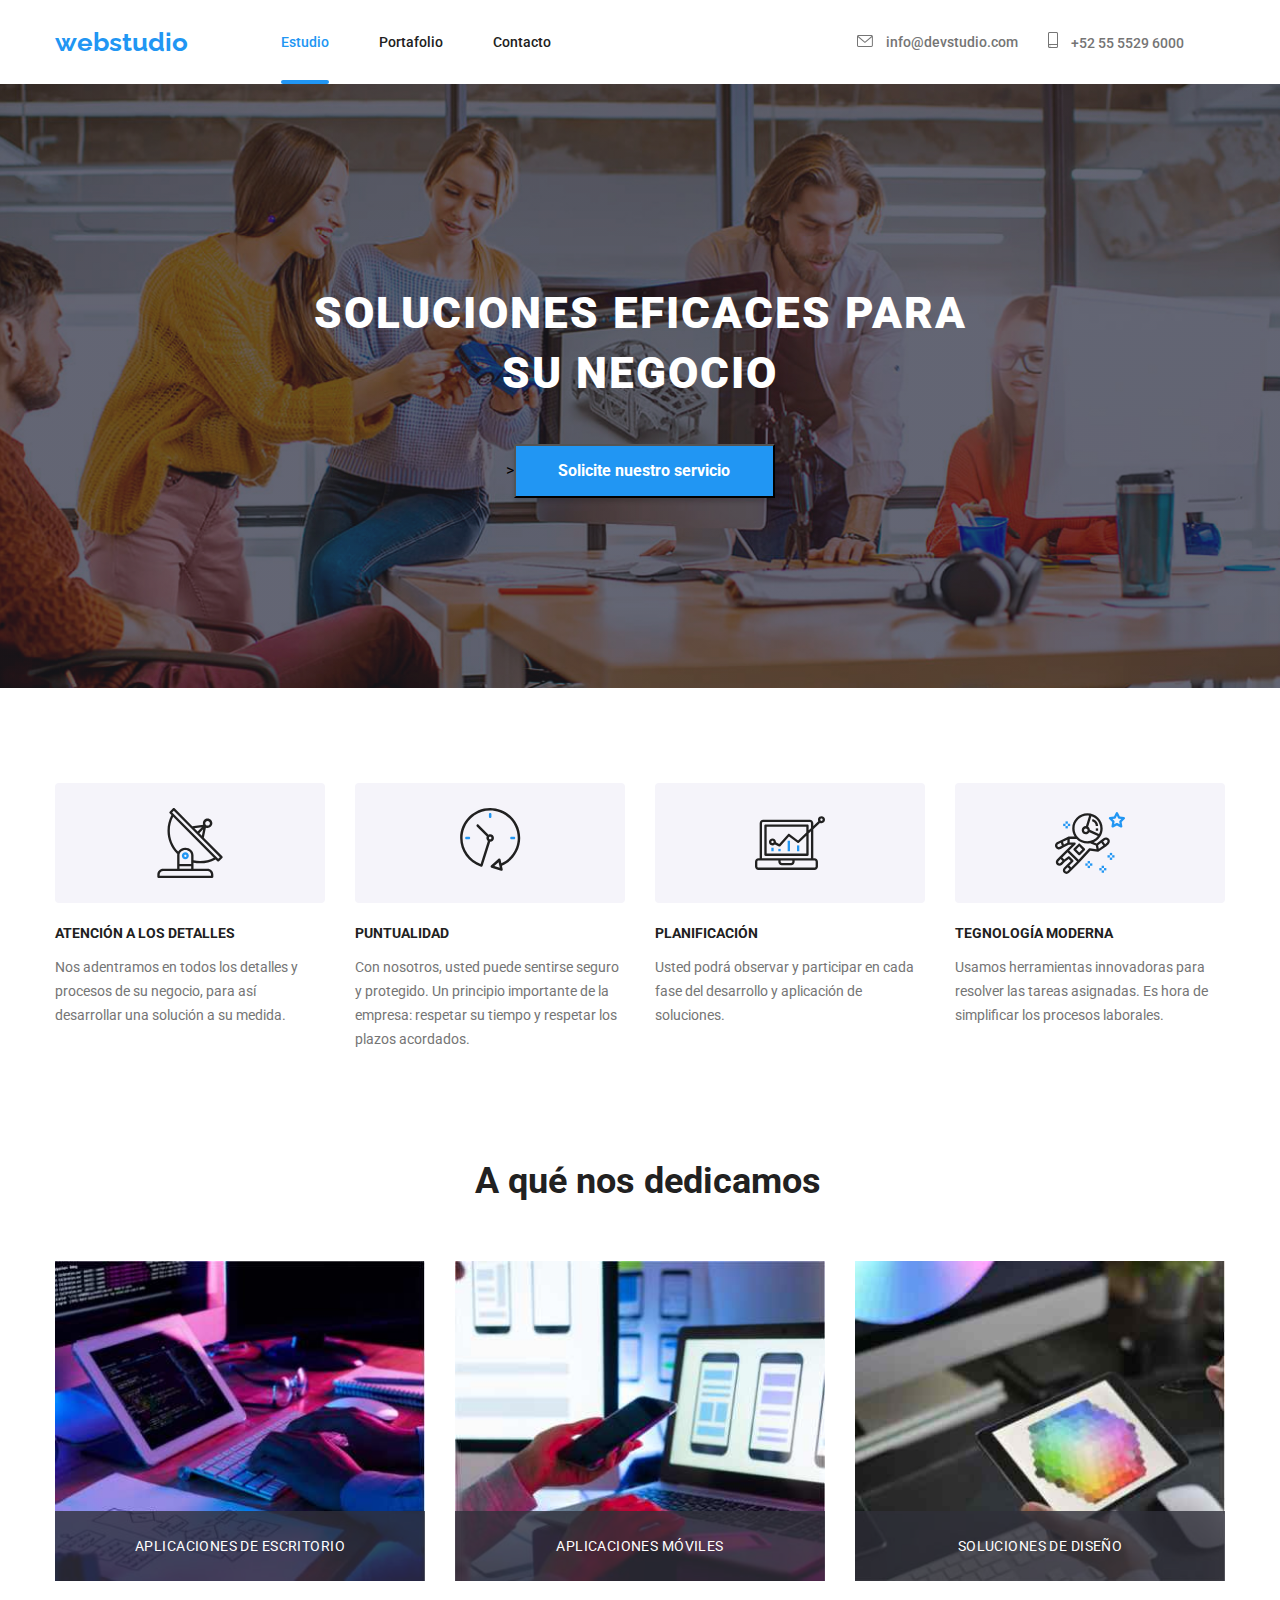
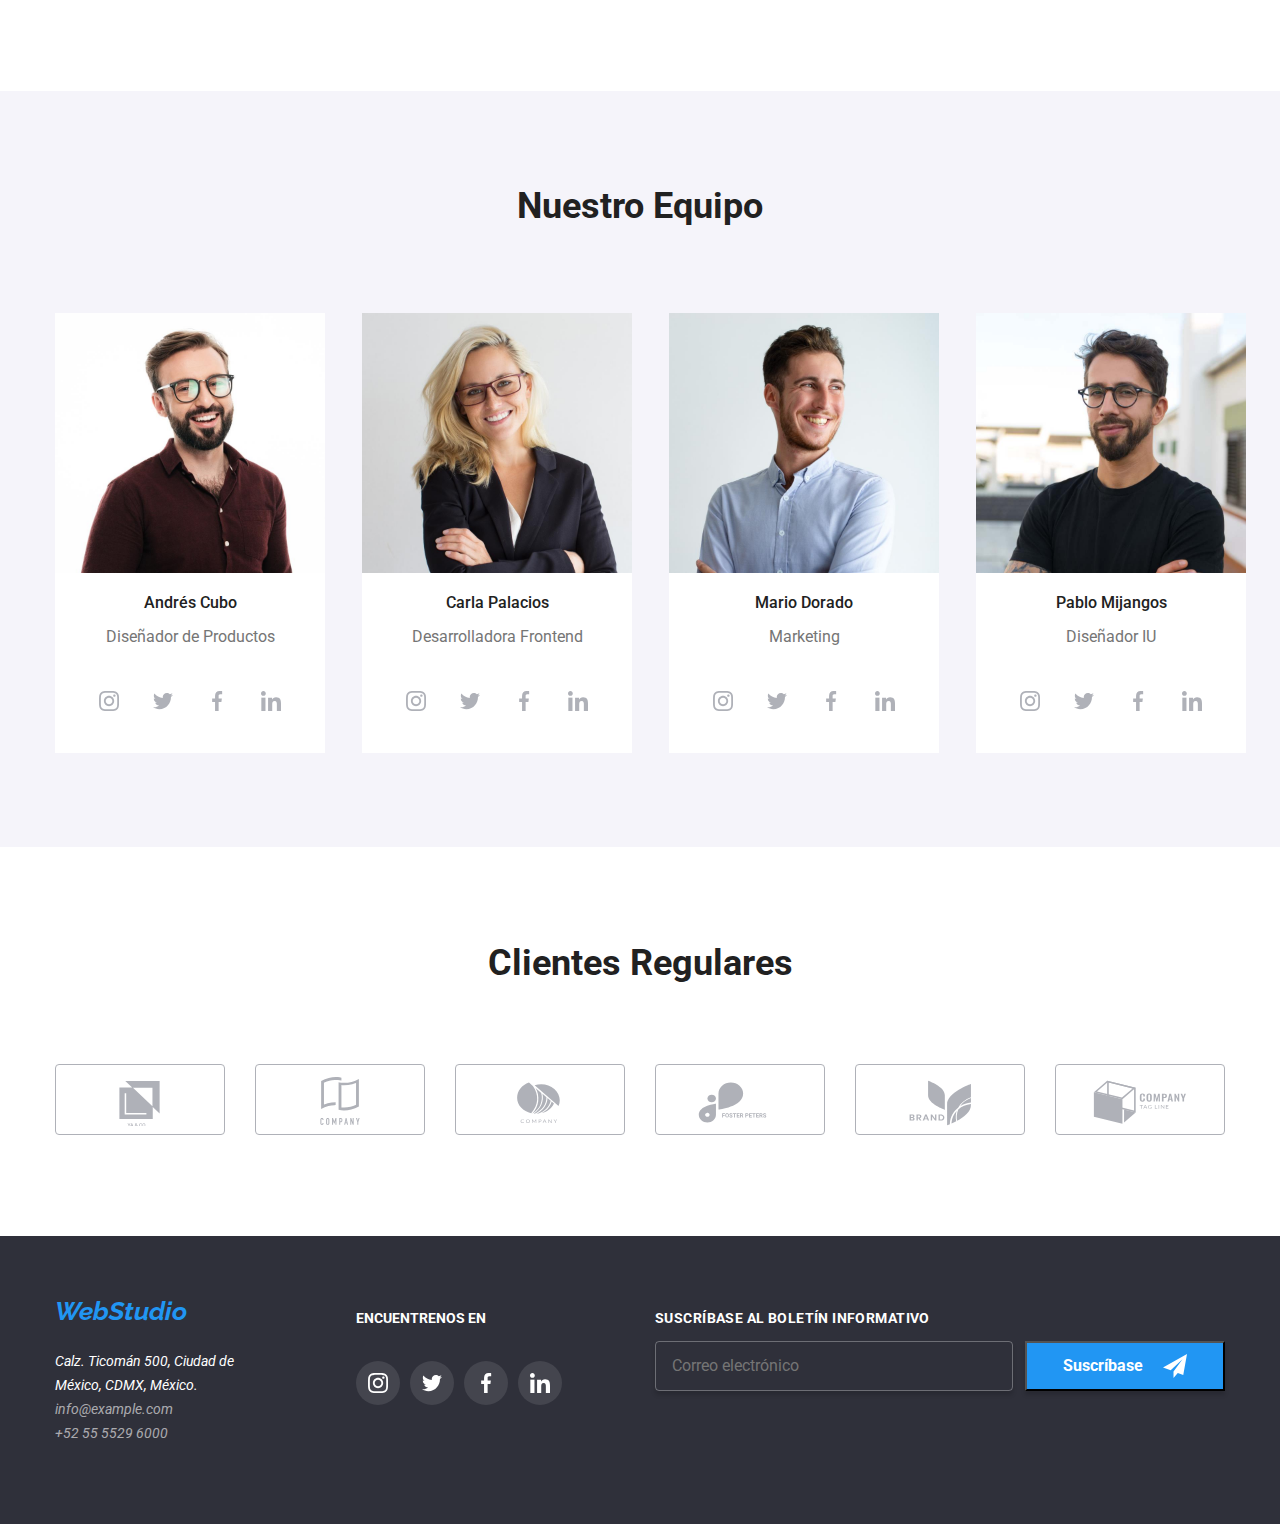
<file: index.html>
<!DOCTYPE html>
<html lang="es">
  <head>
    <meta charset="UTF-8" />
    <meta name="viewport" content="width=device-width, initial-scale=1.0" />
    <title>Studio</title>
    <link
      rel="stylesheet"
      href="https://cdnjs.cloudflare.com/ajax/libs/modern-normalize/1.0.0/modern-normalize.min.css"
    />
    <link rel="stylesheet" href="./css/styles.css" />
  </head>
  <body>
    <header>
      <nav class="topline container">
        <a class="main-link box-logo" href="./index.html">webstudio</a>
        <ul class="navigations box-nav">
          <li>
            <a class="navigations current" href="./index.html">Estudio</a>
          </li>
          <li>
            <a class="navigations" href="./portfolio.html">Portafolio</a>
          </li>
          <li><a class="navigations" href="#">Contacto</a></li>
        </ul>
        <ul class="box-links">
          <li class="list-active">
            <a class="links" href="mailto:info@devstudio.com"
              ><svg class="svg-links" width="16" height="12">
                <use
                  href="./images/images-hw-4/contac-logo/contac-logo.svg#icon-sobre"
                ></use>
              </svg>
              info@devstudio.com</a
            >
          </li>
          <li class="list-active">
            <a class="links" href="tel:+525555296000"
              ><svg class="svg-links" width="10" height="16">
                <use
                  href="./images/images-hw-4/contac-logo/contac-logo.svg#icon-telfono-inteligente"
                ></use>
              </svg>
              +52 55 5529 6000</a
            >
          </li>
        </ul>
      </nav>
    </header>
    <main id="main_hero">
      <section class="main-header box-title title-bg">
        <div class="container">
          <ul class="list-title">
            <li>
              <h1 class="box-h1">SOLUCIONES EFICACES PARA SU NEGOCIO</h1>
            </li>
            <li>
              ><button
                data-modal-open
                class="button-contact box-bc"
                type="button"
              >
                Solicite nuestro servicio
              </button>
            </li>
          </ul>
        </div>
      </section>
      <section id="main_skills">
        <div class="container">
          <ul class="skills box-skills">
            <li class="box-atention">
              <svg class="box-svg">
                <use
                  href="./images/images-hw-4/skills-logos/logos/skill-logos.svg#icon-antena"
                ></use>
              </svg>
              <h3 class="skill-attention">ATENCIÓN A LOS DETALLES</h3>
              <p>
                Nos adentramos en todos los detalles y procesos de su negocio,
                para así desarrollar una solución a su medida.
              </p>
            </li>
            <li class="box-puntuality">
              <svg class="box-svg">
                <use
                  href="./images/images-hw-4/skills-logos/logos/skill-logos.svg#icon-reloj"
                ></use>
              </svg>
              <h3 class="skill-puntuality">PUNTUALIDAD</h3>
              <p>
                Con nosotros, usted puede sentirse seguro y protegido. Un
                principio importante de la empresa: respetar su tiempo y
                respetar los plazos acordados.
              </p>
            </li>
            <li class="box-planning">
              <svg class="box-svg">
                <use
                  href="./images/images-hw-4/skills-logos/logos/skill-logos.svg#icon-diagrama"
                ></use>
              </svg>
              <h3 class="skill-planning">PLANIFICACIÓN</h3>
              <p>
                Usted podrá observar y participar en cada fase del desarrollo y
                aplicación de soluciones.
              </p>
            </li>
            <li class="box-technology">
              <svg class="box-svg">
                <use
                  href="./images/images-hw-4/skills-logos/logos/skill-logos.svg#icon-astronauta"
                ></use>
              </svg>
              <h3 class="skill-technology">TEGNOLOGÍA MODERNA</h3>
              <p>
                Usamos herramientas innovadoras para resolver las tareas
                asignadas. Es hora de simplificar los procesos laborales.
              </p>
            </li>
          </ul>
        </div>
      </section>
      <section id="main_business" class="section">
        <div class="container">
          <h2 class="header-business box-hb">A qué nos dedicamos</h2>
          <ul class="businesses box-business">
            <li class="box-business">
              <img
                src="images/images-hw-1/programacionweb.jpg"
                alt="Programacion web desde ordenadores"
                width="370"
              />
              <p class="bg-business text-busines">Aplicaciones de Escritorio</p>
            </li>
            <li class="box-business">
              <img
                src="images/images-hw-1/programacionwebparamoviles.jpg"
                alt="Programacion para dispositivos moviles"
                width="370"
              />
              <p class="bg-business text-busines">APLICACIONES MÓVILES</p>
            </li>
            <li class="box-business">
              <img
                src="images/images-hw-1/programacionentabletas.jpg"
                alt="programacios desde tabletas"
                width="370"
              />
              <p class="bg-business text-busines">Soluciones de Diseño</p>
            </li>
          </ul>
        </div>
      </section>
      <section class="teams box-teams">
        <div class="container">
          <h3 class="header-ourteam box-ot">Nuestro Equipo</h3>
          <ul class="team box-team">
            <li class="team-member">
              <img
                src="images/images-hw-1/fotografiaandrescubo.jpg"
                alt="Andres  Cubo Diseñador de productos"
                width="270"
              />
              <h3 class="header-team">Andrés Cubo</h3>
              <p class="text-team">Diseñador de Productos</p>
              <ul class="box-icon">
                <li class="icon-iten">
                  <svg class="icon">
                    <a href="" class="icon">
                      <use
                        href="./images/images-hw-4/social-networks/social-networks.svg#icon-instagram"
                      ></use>
                    </a>
                  </svg>
                </li>
                <li class="icon-iten">
                  <svg class="icon">
                    <a href="" class="icon">
                      <use
                        href="./images/images-hw-4/social-networks/social-networks.svg#icon-twitter"
                      ></use>
                    </a>
                  </svg>
                </li>
                <li class="icon-iten">
                  <svg class="icon">
                    <a href="" class="icon">
                      <use
                        href="./images/images-hw-4/social-networks/social-networks.svg#icon-facebook"
                      ></use>
                    </a>
                  </svg>
                </li>
                <li class="icon-iten">
                  <svg class="icon">
                    <a href="" class="icon">
                      <use
                        href="./images/images-hw-4/social-networks/social-networks.svg#icon-linkedin"
                      ></use>
                    </a>
                  </svg>
                </li>
              </ul>
            </li>
            <li class="team-member">
              <img
                src="images/images-hw-1/fotografiacarlapalacios.jpg"
                alt="Carla Palacios Desarrolladora Frontend"
                width="270"
              />
              <h3 class="header-team">Carla Palacios</h3>
              <p class="text-team">Desarrolladora Frontend</p>
              <ul class="box-icon">
                <li class="icon-iten">
                  <svg class="icon">
                    <a href="" class="icon">
                      <use
                        href="./images/images-hw-4/social-networks/social-networks.svg#icon-instagram"
                      ></use>
                    </a>
                  </svg>
                </li>
                <li class="icon-iten">
                  <svg class="icon">
                    <a href="" class="icon">
                      <use
                        href="./images/images-hw-4/social-networks/social-networks.svg#icon-twitter"
                      ></use>
                    </a>
                  </svg>
                </li>
                <li class="icon-iten">
                  <svg class="icon">
                    <a href="" class="icon">
                      <use
                        href="./images/images-hw-4/social-networks/social-networks.svg#icon-facebook"
                      ></use>
                    </a>
                  </svg>
                </li>
                <li class="icon-iten">
                  <svg class="icon">
                    <a href="" class="icon">
                      <use
                        href="./images/images-hw-4/social-networks/social-networks.svg#icon-linkedin"
                      ></use>
                    </a>
                  </svg>
                </li>
              </ul>
            </li>
            <li class="team-member">
              <img
                src="images/images-hw-1/fotografiamariodorado.jpg"
                alt="mario Dorado Marketing"
                width="270"
              />
              <h3 class="header-team">Mario Dorado</h3>
              <p class="text-team">Marketing</p>
              <ul class="box-icon">
                <li class="icon-iten">
                  <svg class="icon">
                    <a href="" class="icon">
                      <use
                        href="./images/images-hw-4/social-networks/social-networks.svg#icon-instagram"
                      ></use>
                    </a>
                  </svg>
                </li>
                <li class="icon-iten">
                  <svg class="icon">
                    <a href="" class="icon">
                      <use
                        href="./images/images-hw-4/social-networks/social-networks.svg#icon-twitter"
                      ></use>
                    </a>
                  </svg>
                </li>
                <li class="icon-iten">
                  <svg class="icon">
                    <a href="" class="icon">
                      <use
                        href="./images/images-hw-4/social-networks/social-networks.svg#icon-facebook"
                      ></use>
                    </a>
                  </svg>
                </li>
                <li class="icon-iten">
                  <svg class="icon">
                    <a href="" class="icon">
                      <use
                        href="./images/images-hw-4/social-networks/social-networks.svg#icon-linkedin"
                      ></use>
                    </a>
                  </svg>
                </li>
              </ul>
            </li>
            <li class="team-member">
              <img
                src="images/images-hw-1/fotografiapablomijangos.jpg"
                alt="Pablo Mijangos Diseñador IU"
                width="270"
              />
              <h3 class="header-team">Pablo Mijangos</h3>
              <p class="text-team">Diseñador IU</p>
              <ul class="box-icon">
                <li class="icon-iten">
                  <svg class="icon">
                    <a href="" class="icon">
                      <use
                        href="./images/images-hw-4/social-networks/social-networks.svg#icon-instagram"
                      ></use>
                    </a>
                  </svg>
                </li>
                <li class="icon-iten">
                  <svg class="icon">
                    <a href="" class="icon">
                      <use
                        href="./images/images-hw-4/social-networks/social-networks.svg#icon-twitter"
                      ></use>
                    </a>
                  </svg>
                </li>
                <li class="icon-iten">
                  <svg class="icon">
                    <a href="" class="icon">
                      <use
                        href="./images/images-hw-4/social-networks/social-networks.svg#icon-facebook"
                      ></use>
                    </a>
                  </svg>
                </li>
                <li class="icon-iten">
                  <svg class="icon">
                    <a href="" class="icon">
                      <use
                        href="./images/images-hw-4/social-networks/social-networks.svg#icon-linkedin"
                      ></use>
                    </a>
                  </svg>
                </li>
              </ul>
            </li>
          </ul>
        </div>
      </section>
      <section id="customers">
        <div class="container">
          <h3 class="header-customers">Clientes Regulares</h3>
          <ul class="list-customers">
            <li class="box-customer">
              <svg class="logo-customer">
                <a href="" class="logo-customer">
                  <use
                    href="./images/images-hw-4/customers/customers.svg#icon-cliente1"
                  ></use>
                </a>
              </svg>
            </li>
            <li class="box-customer">
              <svg class="logo-customer">
                <a href="" class="logo-customer">
                  <use
                    href="./images/images-hw-4/customers/customers.svg#icon-cliente2"
                  ></use>
                </a>
              </svg>
            </li>
            <li class="box-customer">
              <svg class="logo-customer">
                <a href="" class="logo-customer">
                  <use
                    href="./images/images-hw-4/customers/customers.svg#icon-cliente3"
                  ></use>
                </a>
              </svg>
            </li>
            <li class="box-customer">
              <svg class="logo-customer">
                <a href="" class="logo-customer">
                  <use
                    href="./images/images-hw-4/customers/customers.svg#icon-cliente4"
                  ></use>
                </a>
              </svg>
            </li>
            <li class="box-customer">
              <svg class="logo-customer">
                <a href="" class="logo-customer">
                  <use
                    href="./images/images-hw-4/customers/customers.svg#icon-cliente5"
                  ></use>
                </a>
              </svg>
            </li>
            <li class="box-customer">
              <svg class="logo-customer">
                <a href="" class="logo-customer">
                  <use
                    href="./images/images-hw-4/customers/customers.svg#icon-cliente6"
                  ></use>
                </a>
              </svg>
            </li>
          </ul>
        </div>
      </section>
    </main>
    <footer class="footer">
      <div class="container box-cf">
        <address class="box-footer">
          <a class="main-link box-logo-footer" href="./index.html">WebStudio</a>
          <ul class="links-footer box-link-footer">
            <li>
              <a
                class="link-maps"
                href="https://goo.gl/maps/MqcLZkt5R4HPUiu16"
                target="_blank"
              >
                Calz. Ticomán 500, Ciudad de <br />
                México, CDMX, México.</a
              >
            </li>
            <li>
              <a class="links-footer" href="mailto:info@example.com"
                >info@example.com</a
              >
            </li>
            <li>
              <a class="links-footer" href="tel:+525555296000"
                >+52 55 5529 6000</a
              >
            </li>
          </ul>
        </address>
        <div class="contact-networks">
          <h3 class="header-networks">ENCUENTRENOS EN</h3>
          <ul class="box-icon-footer">
            <li class="icon-iten-footer">
              <svg class="icon-footer">
                <a href="" class="icon-footer"></a>
                <use
                  href="./images/images-hw-4/social-networks/social-networks.svg#icon-instagram"
                ></use>
              </svg>
            </li>
            <li class="icon-iten-footer">
              <svg class="icon-footer">
                <a href="" class="icon-footer"></a>
                <use
                  href="./images/images-hw-4/social-networks/social-networks.svg#icon-twitter"
                ></use>
              </svg>
            </li>
            <li class="icon-iten-footer">
              <svg class="icon-footer">
                <a href="" class="icon-footer"></a>
                <use
                  href="./images/images-hw-4/social-networks/social-networks.svg#icon-facebook"
                ></use>
              </svg>
            </li>
            <li class="icon-iten-footer">
              <svg class="icon-footer">
                <a href="" class="icon-footer"></a>
                <use
                  href="./images/images-hw-4/social-networks/social-networks.svg#icon-linkedin"
                ></use>
              </svg>
            </li>
          </ul>
        </div>
        <div class="suscriptions">
          <h3 class="header-suscriptions">Suscríbase al boletín informativo</h3>
          <form action="#" class="form-suscriptions">
            <label for="email-input"></label>
            <input
              type="email"
              id="email-input"
              class="bg-suscription"
              placeholder="Correo electrónico"
            />
            <button type="submit" class="button-suscription">
              Suscríbase
              <svg class="send-icon">
                <use
                  href="./images/images-hw-6/svg/send-icon.svg#send-icon"
                ></use>
              </svg>
            </button>
          </form>
        </div>
      </div>
    </footer>
    <div class="backdrop is-hidden" data-modal>
      <div class="modal">
        <div class="button-container">
          <button class="button-close" data-modal-close>
            <svg class="x-svg">
              <use href="./images/images-hw-5/x-close.svg#icon-close"></use>
            </svg>
          </button>
        </div>
        <h3 class="header-modal">
          Deje sus datos, nos contactaremos con usted
        </h3>
        <div class="input-container">
          <form action="#" class="contact-form">
            <label class="label-form" for="name-modal">Nombre</label>
            <div class="form-container">
              <input
                type="text"
                id="name-modal"
                name="full-name"
                class="input-box"
              />
              <svg class="icon-form">
                <a href="" class="input-box"></a>
                <use
                  href="./images/images-hw-6/svg/icon-form/icon-form.svg#icon-person"
                ></use>
              </svg>
            </div>
            <label class="label-form" for="phone-modal">Teléfono</label>
            <div class="form-container">
              <input
                type="tel"
                id="phone-modal"
                name="phone"
                class="input-box"
              />
              <svg class="icon-form">
                <a href="" class="input-box"></a>
                <use
                  href="./images/images-hw-6/svg/icon-form/icon-form.svg#icon-phone"
                ></use>
              </svg>
            </div>
            <label class="label-form" for="email-modal">E-mail</label>
            <div class="form-container">
              <input
                type="email"
                id="email-modal"
                name="email"
                class="input-box"
              />
              <svg class="icon-form">
                <a href=""></a>
                <use
                  href="./images/images-hw-6/svg/icon-form/icon-form.svg#icon-email"
                ></use>
              </svg>
            </div>
            <label class="label-form" for="comments-modal">Comentarios</label>
            <textarea
              class="input-box__comments"
              id="comments-modal"
              name="comments"
              placeholder="Introduzca el texto"
              rows="5"
            ></textarea>
            <div class="checkbox-contact">
              <input
                class="checkbox"
                type="checkbox"
                id="checkbox-contact__form"
                name="checkbox-contact__form"
              />
              <label for="checkbox-contact__form" class="label-text"
                >Estoy de acuerdo con el boletín informativo y acepto los
                Términos y Condiciones</label
              >
            </div>
            <button class="buttton-submit__form" type="submit">Enviar</button>
          </form>
        </div>
      </div>
    </div>
    <script src="./js/modal.js"></script>
  </body>
</html>
</file>
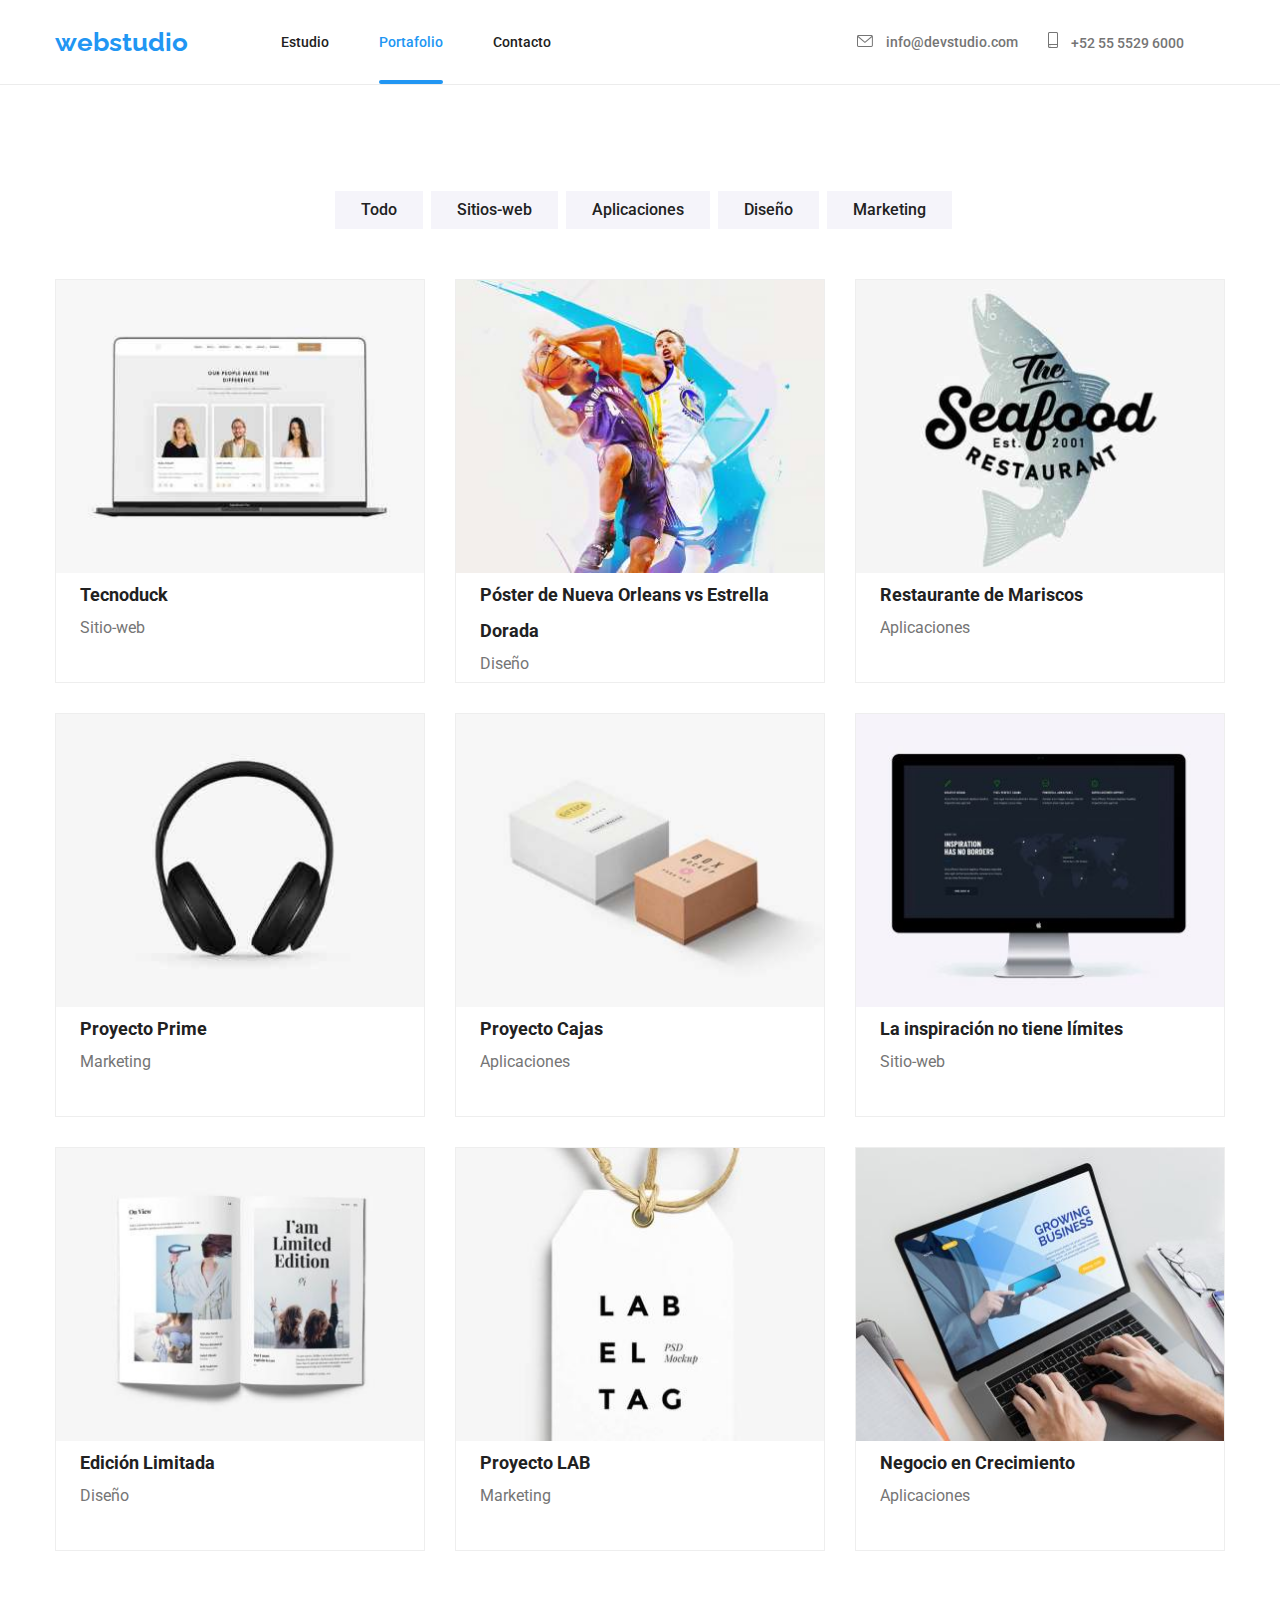
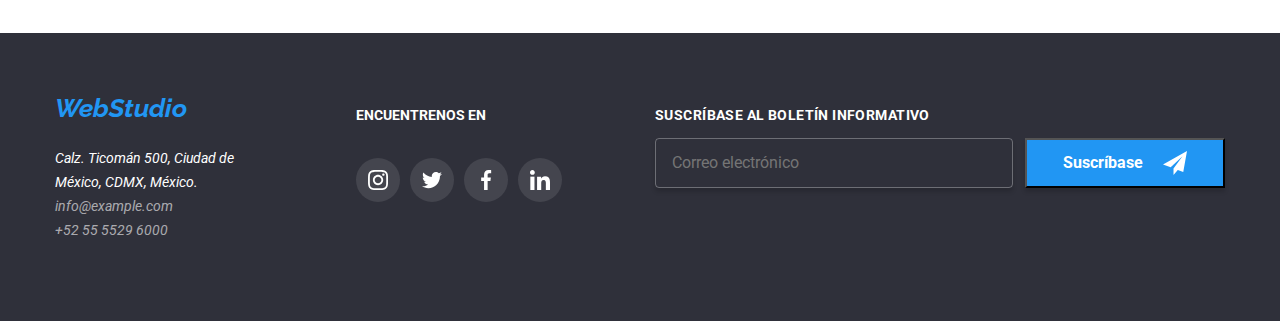
<file: portfolio.html>
<!DOCTYPE html>
<html lang="es">
  <head>
    <meta charset="UTF-8" />
    <meta name="viewport" content="width=device-width, initial-scale=1.0" />
    <title>Portafolio</title>
    <link
      rel="stylesheet"
      href="https://cdnjs.cloudflare.com/ajax/libs/modern-normalize/1.0.0/modern-normalize.min.css"
    />
    <link rel="stylesheet" href="./css/styles.css" />
  </head>
  <body>
    <header class="box-tl">
      <nav class="topline container">
        <a class="main-link box-logo" href="./index.html">webstudio</a>
        <ul class="navigations box-nav">
          <li><a class="navigations" href="./index.html">Estudio</a></li>
          <li>
            <a class="navigations current" href="./portfolio.html">Portafolio</a>
          </li>
          <li><a class="navigations" href="#">Contacto</a></li>
        </ul>
        <ul class="box-links">
          <li class="list-active">
            <a class="links" href="mailto:info@devstudio.com"
              ><svg class="svg-links" width="16" height="12">
                <use
                  href="./images/images-hw-4/contac-logo/contac-logo.svg#icon-sobre"
                ></use>
              </svg>
              info@devstudio.com</a
            >
          </li>
          <li class="list-active">
            <a class="links" href="tel:+525555296000"
              ><svg class="svg-links" width="10" height="16">
                <use
                  href="./images/images-hw-4/contac-logo/contac-logo.svg#icon-telfono-inteligente"
                ></use>
              </svg>
              +52 55 5529 6000</a
            >
          </li>
        </ul>
      </nav>
    </header>
    <main id="main_portfolio" class="box-portfolio">
      <div class="container">
      <section id="filters" >
        <h1 class="header-hidden">Portafolio</h1>
        <ul class="filter box-filter ">
          <li>
            <button class="button-filter box-button" type="button">Todo</button>
          </li>
          <li><button class="button-filter box-button" type="button">Sitios-web</button></li>
          <li>
            <button class="button-filter box-button" type="button">Aplicaciones</button>
          </li>
          <li><button class="button-filter box-button" type="button">Diseño</button></li>
          <li>
            <button class="button-filter box-button" type="button">Marketing</button>
          </li>
        </ul>
      </section>
      <section id="projects">
        <ul class="project box-projects">
          <li class="contenedor-bg">
            <div class="img-container">
            <img
              src="images/images-hw-2/laptop.jpg"
              alt="proyecto Tecnoduck"
              width="100%"
            />
            <p class="img-text">Tecnoduck es una plataforma de distribución de
              coronavirus de última generación.
              Las compañías usan esta plataforma para el espionaje digital y 
              los ataques a los servidores seguros de la competencia.
            </p>
            </div>
            <h3 class="header-project box-text">Tecnoduck</h3>
            <p class="text-project box-text">Sitio-web</p>
          </li>
          <li class="contenedor-bg">
            <div class="img-container">
            <img
              src="images/images-hw-2/PósterdeNuevaOrleansvsEstrellaDorada.jpg"
              alt="Póster de Nueva Orleans vs Estrella Dorada"
              width="100%"
            />
            <p class="img-text">Lorem ipsum dolor sit amet consectetur adipisicing elit. Reiciendis porro ad, exercitationem, quia pariatur, enim similique itaque aperiam quo assumenda illum eius? Sapiente magnam placeat illum qui facilis exercitationem fugit!</p>
            </div>
            <h3 class="header-project box-text">
              Póster de Nueva Orleans vs Estrella Dorada
            </h3>
            <p class="text-project box-text">Diseño</p>
          </li>
          <li class="contenedor-bg">
            <div class="img-container">
            <img
              src="images/images-hw-2/restauranteseafood.jpg"
              alt="logo de restaurante sea food"
              width="100%"
            />
            <p class="img-text">Lorem ipsum dolor sit amet consectetur adipisicing elit. Sequi vero harum nobis exercitationem, velit eius. Debitis aut totam ullam veritatis eos culpa quae repellendus nisi deleniti magnam, iste est quidem.
            </p>
            </div>
            <h3 class="header-project box-text">Restaurante de Mariscos</h3>
            <p class="text-project box-text">Aplicaciones</p>
          </li>
          <li class="contenedor-bg">
            <div class="img-container">
            <img
              src="images/images-hw-2/auriculares.jpg"
              alt="imagen de auriculares"
              width="100%"
            />
            <p class="img-text">Lorem ipsum dolor sit amet consectetur adipisicing elit. Laboriosam minus mollitia accusantium nisi, distinctio id asperiores debitis aut aliquid sapiente natus provident, commodi quis! Repellendus pariatur adipisci alias quaerat obcaecati.
              
            </p>
            </div>
            <h3 class="header-project box-text">Proyecto Prime</h3>
            <p class="text-project box-text">Marketing</p>
          </li>
          <li class="contenedor-bg">
            <div class="img-container">
            <img
              src="images/images-hw-2/cajas.jpg"
              alt="imagen de cajas"
              width="100%"
            />
            <p class="img-text">Lorem ipsum dolor sit amet consectetur adipisicing elit. Ipsa odio dignissimos praesentium tenetur nemo sapiente eos quae tempora. Amet porro itaque illum incidunt nostrum omnis consequatur a. Eum, consequatur et!

            </p>
            </div>
            <h3 class="header-project box-text">Proyecto Cajas</h3>
            <p class="text-project box-text">Aplicaciones</p>
          </li>
          <li class="contenedor-bg">
            <div class="img-container">
            <img
              src="images/images-hw-2/pantallacomputador.jpg"
              alt="imagen de la pantalla de un computador"
              width="100%"
            />
            <p class="img-text">Lorem ipsum dolor sit amet consectetur, adipisicing elit. Doloribus at hic incidunt, asperiores blanditiis corrupti neque. Fugiat dolorum ipsum eaque neque maiores magnam. Architecto maxime molestiae veniam suscipit quibusdam ipsam.

            </p>
            </div>
            <h3 class="header-project box-text">La inspiración no tiene límites</h3>
            <p class="text-project box-text">Sitio-web</p>
          </li>
          <li class="contenedor-bg">
            <div class="img-container">
            <img
              src="images/images-hw-2/revista.jpg"
              alt="imagen de una revista"
              width="100%"
            />
            <p class="img-text">Lorem ipsum dolor sit amet consectetur, adipisicing elit. Doloribus at hic incidunt, asperiores blanditiis corrupti neque. Fugiat dolorum ipsum eaque neque maiores magnam. Architecto maxime molestiae veniam suscipit quibusdam ipsam.
              
            </p>
            </div>
            <h3 class="header-project box-text">Edición Limitada</h3>
            <p class="text-project box-text">Diseño</p>
          </li>
          <li class="contenedor-bg">
            <div class="img-container">
            <img
              src="images/images-hw-2/etiquetaderopa.jpg"
              alt="etiqueta de ropa"
              width="100%"
            />
            <p class="img-text">Lorem ipsum dolor sit amet consectetur, adipisicing elit. Doloribus at hic incidunt, asperiores blanditiis corrupti neque. Fugiat dolorum ipsum eaque neque maiores magnam. Architecto maxime molestiae veniam suscipit quibusdam ipsam.
              
            </p>
            </div>
            <h3 class="header-project box-text">Proyecto LAB</h3>
            <p class="text-project box-text">Marketing</p>
          </li>
          <li class="contenedor-bg">
            <div class="img-container">
            <img
              src="images/images-hw-2/laptopsobremesa.jpg"
              alt="imagen de una laptop"
              width="100%"
            />
            <p class="img-text">Lorem ipsum dolor sit amet consectetur, adipisicing elit. Doloribus at hic incidunt, asperiores blanditiis corrupti neque. Fugiat dolorum ipsum eaque neque maiores magnam. Architecto maxime molestiae veniam suscipit quibusdam ipsam.
              
            </p>
            </div>
            <h3 class="header-project box-text">Negocio en Crecimiento</h3>
            <p class="text-project box-text">Aplicaciones</p>
          </li>
        </ul>
        </div>
      </section>
    </main>
    <footer class="footer">
      <div class="container box-cf">
        <address class="box-footer">
          <a class="main-link box-logo-footer" href="./index.html">WebStudio</a>
          <ul class="links-footer box-link-footer">
            <li>
              <a
                class="link-maps"
                href="https://goo.gl/maps/MqcLZkt5R4HPUiu16"
                target="_blank"
              >
                Calz. Ticomán 500, Ciudad de <br />
                México, CDMX, México.</a
              >
            </li>
            <li>
              <a class="links-footer" href="mailto:info@example.com"
                >info@example.com</a
              >
            </li>
            <li>
              <a class="links-footer" href="tel:+525555296000"
                >+52 55 5529 6000</a
              >
            </li>
          </ul>
        </address>
        <div class="contact-networks">
          <h3 class="header-networks">ENCUENTRENOS EN</h3>
          <ul class="box-icon-footer">
            <li class="icon-iten-footer">
              <svg class="icon-footer">
                <a href="" class="icon-footer"></a>
                <use
                  href="./images/images-hw-4/social-networks/social-networks.svg#icon-instagram"
                ></use>
              </svg>
            </li>
            <li class="icon-iten-footer">
              <svg class="icon-footer">
                <a href="" class="icon-footer"></a>
                <use
                  href="./images/images-hw-4/social-networks/social-networks.svg#icon-twitter"
                ></use>
              </svg>
            </li>
            <li class="icon-iten-footer">
              <svg class="icon-footer">
                <a href="" class="icon-footer"></a>
                <use
                  href="./images/images-hw-4/social-networks/social-networks.svg#icon-facebook"
                ></use>
              </svg>
            </li>
            <li class="icon-iten-footer">
              <svg class="icon-footer">
                <a href="" class="icon-footer"></a>
                <use
                  href="./images/images-hw-4/social-networks/social-networks.svg#icon-linkedin"
                ></use>
              </svg>
            </li>
          </ul>
        </div>
        <div class="suscriptions">
          <h3 class="header-suscriptions">Suscríbase al boletín informativo</h3>
          <form action="#" class="form-suscriptions">
            <label for="email-input"></label>
            <input
              type="email"
              id="email-input"
              class="bg-suscription"
              placeholder="Correo electrónico"
            />
            <button type="submit" class="button-suscription">
              Suscríbase
              <svg class="send-icon">
                <use
                  href="./images/images-hw-6/svg/send-icon.svg#send-icon"
                ></use>
              </svg>
            </button>
          </form>
        </div>
      </div>
    </footer>
  </body>
</html>
</file>
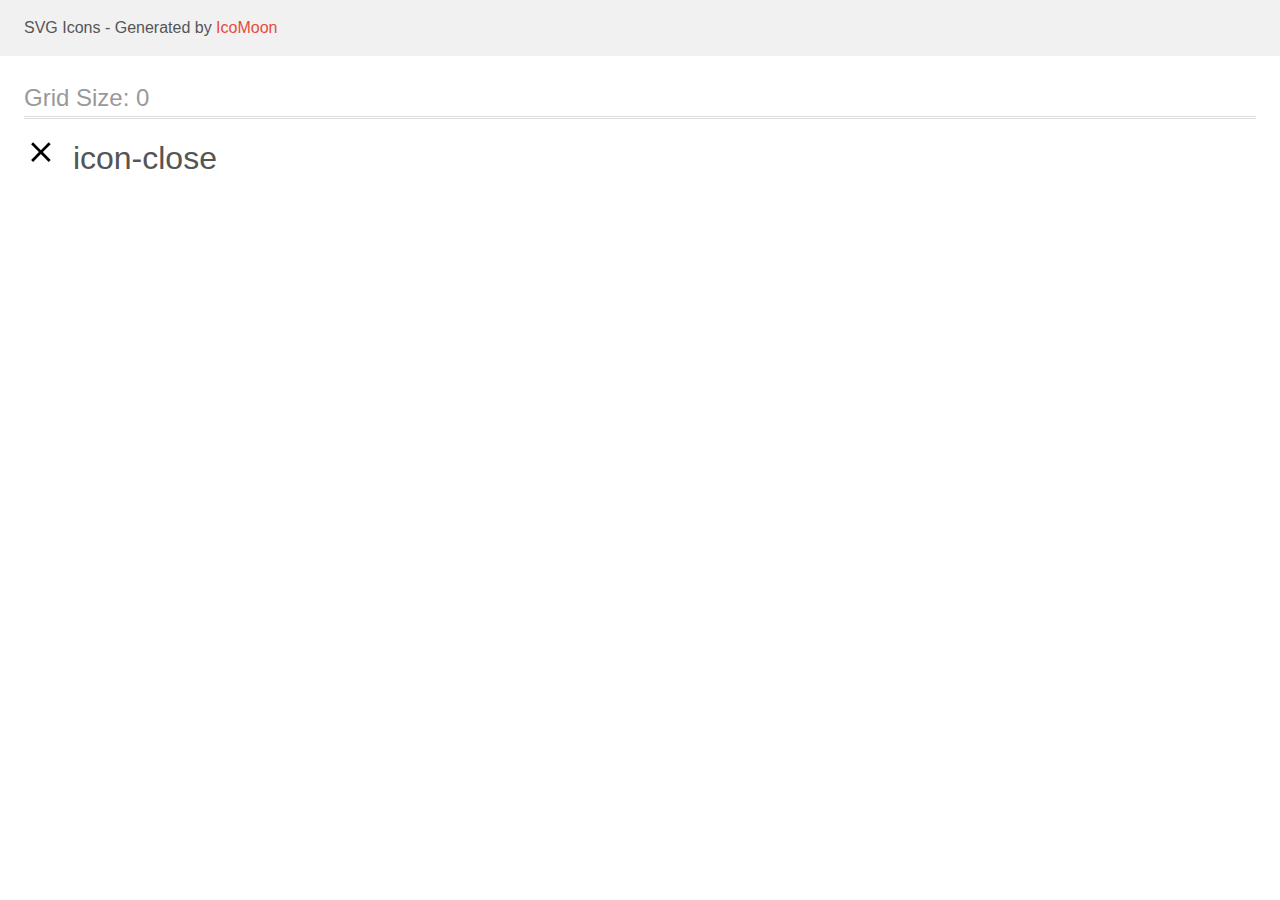
<file: images/images-hw-5/demo.html>
<!doctype html>
<html>
<head>
    <title>IcoMoon - SVG Icons</title>
    <meta charset="utf-8">
    <meta name="viewport" content="width=device-width, initial-scale=1">
    <link rel="stylesheet" href="demo-files/demo.css">
    <link rel="stylesheet" href="style.css">
</head>
<body>
<svg aria-hidden="true" style="position: absolute; width: 0; height: 0; overflow: hidden;" version="1.1" xmlns="http://www.w3.org/2000/svg" xmlns:xlink="http://www.w3.org/1999/xlink">
<defs>
<symbol id="icon-close" viewBox="0 0 32 32">
<path d="M26.667 7.303l-1.97-1.97-7.808 7.808-7.808-7.808-1.97 1.97 7.808 7.808-7.808 7.808 1.97 1.97 7.808-7.808 7.808 7.808 1.97-1.97-7.808-7.808 7.808-7.808z"></path>
</symbol>
</defs>
</svg>

<header class="bgc1 clearfix">
<div class="mhl">
    <p>SVG Icons - Generated by <a href="https://icomoon.io/app">IcoMoon</a></p>
</div>
</header>
    <div class="clearfix mhl ptl">
        <h1 class="mvm mtn fgc1">Grid Size: 0</h1>
        <div class="glyph fs1">
            <div class="clearfix pbs">
                <svg class="icon icon-close"><use xlink:href="#icon-close"></use></svg><span class="name"> icon-close</span>
            </div>
        </div>
  </div>
<script defer src="svgxuse.js"></script>
</body>
</html>
</file>
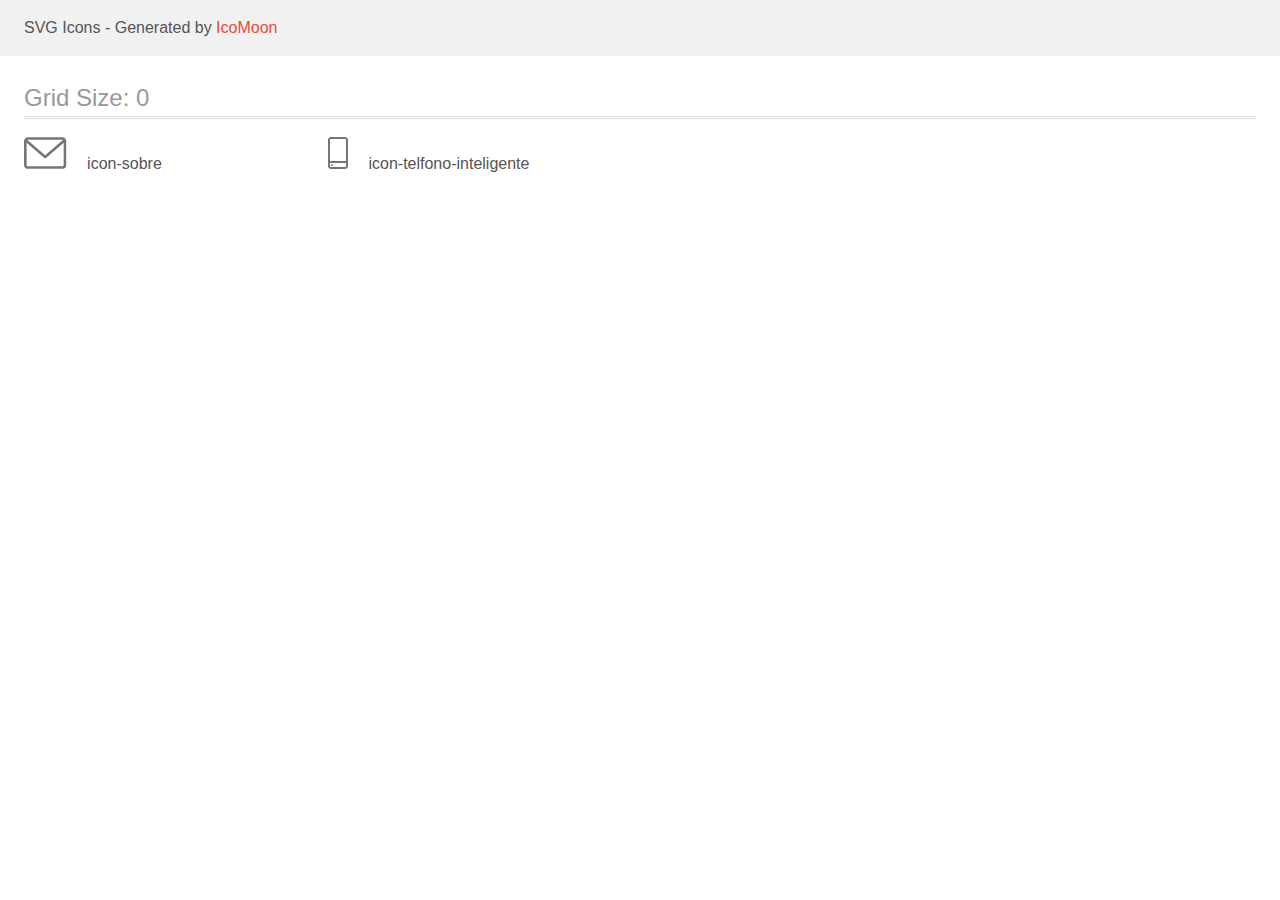
<file: images/images-hw-4/contac-logo/demo.html>
<!doctype html>
<html>
<head>
    <title>IcoMoon - SVG Icons</title>
    <meta charset="utf-8">
    <meta name="viewport" content="width=device-width, initial-scale=1">
    <link rel="stylesheet" href="demo-files/demo.css">
    <link rel="stylesheet" href="style.css">
</head>
<body>
<svg aria-hidden="true" style="position: absolute; width: 0; height: 0; overflow: hidden;" version="1.1" xmlns="http://www.w3.org/2000/svg" xmlns:xlink="http://www.w3.org/1999/xlink">
<defs>
<symbol id="icon-sobre" viewBox="0 0 43 32">
<path fill="#757575" style="fill: var(--color1, #757575)" d="M38.667 0h-34.667c-2.206 0-4 1.794-4 4v24c0 2.206 1.794 4 4 4h34.667c2.206 0 4-1.794 4-4v-24c0-2.206-1.794-4-4-4zM38.667 2.667c0.181 0 0.353 0.038 0.511 0.103l-17.844 15.466-17.844-15.466c0.158-0.066 0.33-0.103 0.511-0.103h34.667zM38.667 29.333h-34.667c-0.736 0-1.333-0.598-1.333-1.333v-22.413l17.793 15.421c0.251 0.217 0.563 0.326 0.874 0.326s0.622-0.108 0.874-0.326l17.793-15.421v22.413c0 0.736-0.598 1.333-1.333 1.333z"></path>
</symbol>
<symbol id="icon-telfono-inteligente" viewBox="0 0 20 32">
<path fill="#757575" style="fill: var(--color1, #757575)" d="M17 0h-14c-1.654 0-3 1.346-3 3v26c0 1.654 1.346 3 3 3h14c1.654 0 3-1.346 3-3v-26c0-1.654-1.346-3-3-3zM3 2h14c0.552 0 1 0.448 1 1v21h-16v-21c0-0.552 0.448-1 1-1zM17 30h-14c-0.552 0-1-0.448-1-1v-3h16v3c0 0.552-0.448 1-1 1z"></path>
<path fill="#757575" style="fill: var(--color1, #757575)" d="M4.707 27.478c0.391 0.365 0.391 0.956 0 1.321s-1.024 0.365-1.414 0c-0.391-0.365-0.391-0.956 0-1.321s1.024-0.365 1.414 0z"></path>
</symbol>
</defs>
</svg>

<header class="bgc1 clearfix">
<div class="mhl">
    <p>SVG Icons - Generated by <a href="https://icomoon.io/app">IcoMoon</a></p>
</div>
</header>
    <div class="clearfix mhl ptl">
        <h1 class="mvm mtn fgc1">Grid Size: 0</h1>
        <div class="glyph fs1">
            <div class="clearfix pbs">
                <svg class="icon icon-sobre"><use xlink:href="#icon-sobre"></use></svg><span class="name"> icon-sobre</span>
            </div>
        </div>
        <div class="glyph fs1">
            <div class="clearfix pbs">
                <svg class="icon icon-telfono-inteligente"><use xlink:href="#icon-telfono-inteligente"></use></svg><span class="name"> icon-telfono-inteligente</span>
            </div>
        </div>
  </div>
<script defer src="svgxuse.js"></script>
</body>
</html>
</file>
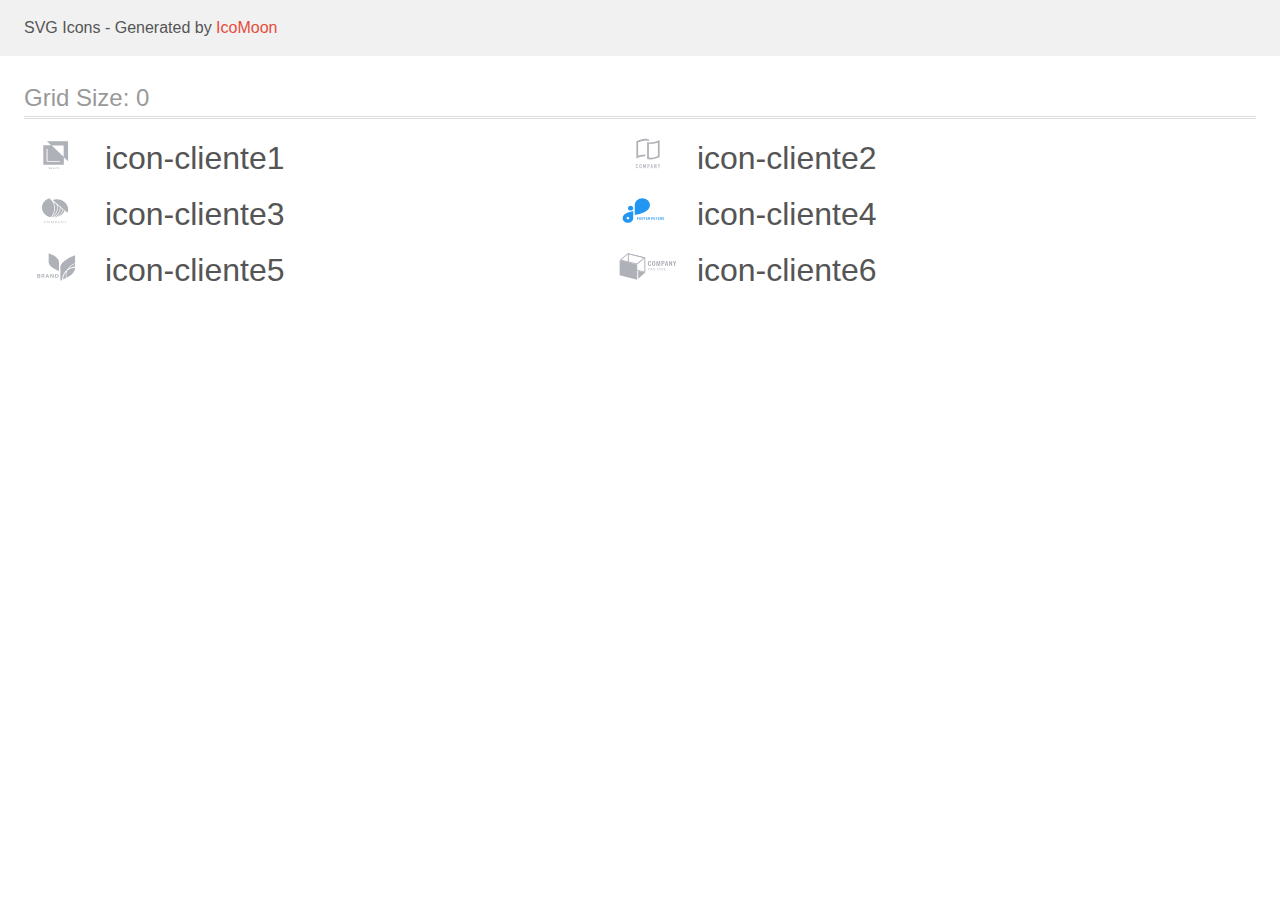
<file: images/images-hw-4/customers/demo.html>
<!doctype html>
<html>
<head>
    <title>IcoMoon - SVG Icons</title>
    <meta charset="utf-8">
    <meta name="viewport" content="width=device-width, initial-scale=1">
    <link rel="stylesheet" href="demo-files/demo.css">
    <link rel="stylesheet" href="style.css">
</head>
<body>
<svg aria-hidden="true" style="position: absolute; width: 0; height: 0; overflow: hidden;" version="1.1" xmlns="http://www.w3.org/2000/svg" xmlns:xlink="http://www.w3.org/1999/xlink">
<defs>
<symbol id="icon-cliente1" viewBox="0 0 64 32">
<path fill="#afb1b8" style="fill: var(--color1, #afb1b8)" d="M22.943 4.279l4.231 4.005-7.854-0.005v19.434h20.528v-7.43l4.226 4.001v-20.005h-21.132zM39.663 19.813l-11.997-11.357h11.997v11.357zM35.938 24.871h-13.369v-13.070h0.945v12.185h12.424v0.885zM25.726 30.301l-0.494 1.017-0.494-1.017h-0.414l0.721 1.356v0.79h0.374v-0.79l0.719-1.356h-0.413zM26.347 32.447l0.174-0.5h0.831l0.175 0.5h0.389l-0.812-2.146h-0.335l-0.811 2.146h0.388zM26.936 30.757l0.311 0.89h-0.622l0.311-0.89zM28.903 31.595c-0.054 0.083-0.081 0.173-0.081 0.273 0 0.181 0.063 0.328 0.19 0.441 0.128 0.112 0.298 0.168 0.51 0.168s0.395-0.057 0.548-0.172l0.121 0.143h0.416l-0.315-0.373c0.124-0.169 0.186-0.386 0.186-0.65h-0.311c0 0.144-0.030 0.276-0.090 0.394l-0.414-0.489 0.146-0.106c0.103-0.075 0.177-0.149 0.223-0.224s0.068-0.158 0.068-0.248c0-0.136-0.050-0.249-0.15-0.34-0.099-0.092-0.227-0.139-0.383-0.139-0.173 0-0.311 0.049-0.413 0.147s-0.153 0.23-0.153 0.398c0 0.069 0.016 0.14 0.049 0.214s0.092 0.163 0.175 0.268c-0.159 0.114-0.266 0.213-0.32 0.296zM29.871 32.070c-0.105 0.081-0.218 0.121-0.339 0.121-0.107 0-0.193-0.031-0.256-0.093s-0.096-0.142-0.096-0.242c0-0.115 0.059-0.217 0.177-0.307l0.046-0.032 0.469 0.553zM29.486 31.119c-0.101-0.125-0.152-0.228-0.152-0.311 0-0.072 0.021-0.131 0.062-0.178s0.097-0.071 0.167-0.071c0.065 0 0.118 0.020 0.161 0.060s0.063 0.087 0.063 0.143c0 0.084-0.030 0.154-0.091 0.208l-0.046 0.037-0.164 0.112zM32.98 32.285c0.147-0.129 0.232-0.308 0.254-0.537h-0.371c-0.020 0.153-0.066 0.263-0.14 0.329s-0.184 0.099-0.33 0.099c-0.16 0-0.282-0.061-0.366-0.183s-0.124-0.299-0.124-0.531v-0.19c0.002-0.229 0.046-0.402 0.133-0.52 0.087-0.119 0.212-0.178 0.374-0.178 0.14 0 0.245 0.034 0.317 0.103 0.073 0.068 0.118 0.179 0.136 0.333h0.371c-0.024-0.235-0.108-0.417-0.252-0.545s-0.335-0.193-0.572-0.193c-0.176 0-0.331 0.042-0.466 0.125-0.134 0.084-0.236 0.202-0.308 0.357s-0.108 0.333-0.108 0.535v0.201c0.003 0.198 0.040 0.371 0.111 0.52s0.171 0.265 0.301 0.346c0.131 0.081 0.282 0.121 0.453 0.121 0.245 0 0.441-0.064 0.588-0.192zM35.172 31.984c0.073-0.159 0.109-0.344 0.109-0.554v-0.119c-0.001-0.209-0.038-0.393-0.112-0.55s-0.178-0.279-0.314-0.363c-0.135-0.084-0.289-0.127-0.464-0.127s-0.33 0.043-0.466 0.128c-0.135 0.084-0.239 0.207-0.314 0.367s-0.111 0.345-0.111 0.554v0.121c0.001 0.205 0.038 0.387 0.112 0.544s0.18 0.279 0.315 0.364c0.137 0.084 0.292 0.127 0.466 0.127 0.176 0 0.331-0.042 0.466-0.127 0.136-0.086 0.24-0.207 0.313-0.366zM34.772 30.771c0.090 0.127 0.136 0.309 0.136 0.547v0.112c0 0.242-0.045 0.426-0.134 0.551s-0.215 0.189-0.38 0.189c-0.163 0-0.291-0.064-0.383-0.193s-0.137-0.311-0.137-0.547v-0.124c0.002-0.231 0.048-0.409 0.139-0.535 0.091-0.127 0.218-0.19 0.379-0.19 0.165 0 0.292 0.063 0.382 0.19z"></path>
</symbol>
<symbol id="icon-cliente2" viewBox="0 0 64 32">
<path fill="#afb1b8" style="fill: var(--color1, #afb1b8)" d="M30.257 3.636h-0.082c-0.127-0.008-0.254-0.011-0.38-0.014v0h-0.275c-0.24 0-0.484 0.006-0.727 0.018-0.018-0.001-0.037-0.001-0.055 0-2.2 0.125-4.356 0.675-6.349 1.62l-0.261 0.126v13.368l0.611-0.207c0.536-0.184 1.107-0.35 1.698-0.504 1.598-0.41 3.239-0.628 4.888-0.649v1.756c-0.218 0.002-0.431 0.008-0.643 0.018h-0.050c-1.269 0.070-2.528 0.263-3.76 0.577-1.56 0.391-3.065 0.977-4.48 1.746v-17.145c1.469-0.857 3.051-1.5 4.7-1.912 1.447-0.374 2.935-0.566 4.429-0.571h0.258c0.309 0.008 0.609 0.022 0.892 0.043 0.744 0.052 1.483 0.17 2.207 0.352v1.729c-0.703-0.164-1.418-0.272-2.138-0.322-0.015-0.001-0.029-0.002-0.044-0.004-0.149-0.013-0.298-0.025-0.437-0.025zM33.3 5.403c0.383 0.029 0.781 0.043 1.182 0.043 1.571-0.006 3.135-0.206 4.657-0.597 1.559-0.392 3.064-0.979 4.478-1.747v16.84c-1.47 0.856-3.053 1.5-4.701 1.912-1.448 0.372-2.935 0.564-4.429 0.57-1.132 0.009-2.261-0.124-3.36-0.396v-16.949c0.26 0.060 0.527 0.115 0.799 0.161 0.446 0.075 0.916 0.13 1.375 0.164zM41.87 5.533l-0.611 0.206c-0.562 0.189-1.129 0.358-1.698 0.508-1.659 0.426-3.363 0.645-5.075 0.651-0.399 0-0.765-0.011-1.12-0.034l-0.487-0.032v13.752l0.418 0.037c0.388 0.034 0.788 0.051 1.191 0.051 1.349-0.006 2.691-0.18 3.997-0.517 1.075-0.27 2.122-0.646 3.123-1.122l0.261-0.126v-13.373z"></path>
<path fill="#afb1b8" style="fill: var(--color1, #afb1b8)" d="M21.577 27.351c-0.088-0.091-0.194-0.163-0.311-0.21s-0.243-0.069-0.369-0.065c-0.134-0.002-0.268 0.023-0.392 0.074-0.114 0.046-0.218 0.114-0.305 0.201-0.086 0.087-0.153 0.192-0.197 0.307-0.048 0.121-0.072 0.249-0.070 0.379v2.291c-0.005 0.161 0.025 0.322 0.090 0.47 0.054 0.117 0.132 0.222 0.229 0.307 0.092 0.077 0.199 0.133 0.315 0.163 0.111 0.031 0.226 0.047 0.342 0.048 0.128 0.001 0.254-0.026 0.37-0.080 0.114-0.050 0.218-0.122 0.305-0.212 0.085-0.089 0.153-0.193 0.2-0.307 0.049-0.116 0.074-0.24 0.073-0.365v-0.256h-0.599v0.204c0.002 0.070-0.010 0.139-0.035 0.204-0.020 0.049-0.049 0.093-0.087 0.129-0.037 0.030-0.080 0.052-0.125 0.066-0.040 0.013-0.083 0.021-0.125 0.021-0.053 0.006-0.108-0.002-0.157-0.023s-0.092-0.056-0.124-0.099c-0.056-0.092-0.084-0.199-0.079-0.307v-2.136c-0.004-0.118 0.021-0.236 0.073-0.342 0.031-0.048 0.075-0.087 0.127-0.111s0.109-0.034 0.166-0.027c0.052-0.002 0.103 0.009 0.149 0.031s0.087 0.056 0.118 0.098c0.067 0.088 0.102 0.196 0.099 0.307v0.198h0.593v-0.233c0.001-0.137-0.024-0.273-0.073-0.401-0.044-0.12-0.112-0.23-0.2-0.322z"></path>
<path fill="#afb1b8" style="fill: var(--color1, #afb1b8)" d="M25.134 27.324c-0.191-0.161-0.432-0.25-0.681-0.252-0.122 0.001-0.243 0.022-0.357 0.064-0.116 0.042-0.224 0.105-0.316 0.187-0.099 0.089-0.178 0.199-0.232 0.321-0.060 0.14-0.090 0.291-0.087 0.444v2.197c-0.004 0.155 0.026 0.308 0.087 0.45 0.054 0.118 0.133 0.223 0.232 0.307 0.092 0.085 0.199 0.151 0.316 0.193 0.115 0.042 0.235 0.064 0.357 0.064s0.243-0.022 0.357-0.064c0.119-0.043 0.229-0.109 0.324-0.193 0.096-0.086 0.172-0.19 0.226-0.307 0.061-0.142 0.091-0.295 0.087-0.45v-2.197c0.003-0.152-0.027-0.304-0.087-0.444-0.053-0.121-0.13-0.23-0.226-0.321zM24.855 30.286c0.005 0.059-0.003 0.117-0.024 0.172s-0.053 0.105-0.095 0.145c-0.079 0.066-0.179 0.103-0.282 0.103s-0.203-0.036-0.282-0.103c-0.042-0.041-0.075-0.090-0.095-0.145s-0.029-0.114-0.024-0.172v-2.197c-0.005-0.059 0.003-0.117 0.024-0.172s0.053-0.105 0.095-0.145c0.079-0.066 0.179-0.103 0.282-0.103s0.203 0.036 0.282 0.103c0.042 0.041 0.075 0.090 0.095 0.145s0.029 0.114 0.024 0.172v2.197z"></path>
<path fill="#afb1b8" style="fill: var(--color1, #afb1b8)" d="M29.807 31.267v-4.159h-0.576l-0.756 2.202h-0.011l-0.762-2.202h-0.57v4.159h0.594v-2.53h0.011l0.582 1.789h0.296l0.587-1.789h0.011v2.53h0.594z"></path>
<path fill="#afb1b8" style="fill: var(--color1, #afb1b8)" d="M33.182 27.4c-0.092-0.103-0.207-0.181-0.336-0.227-0.139-0.045-0.285-0.067-0.431-0.064h-0.883v4.159h0.593v-1.624h0.305c0.185 0.008 0.369-0.031 0.535-0.114 0.135-0.075 0.247-0.185 0.325-0.318 0.069-0.111 0.115-0.234 0.136-0.362 0.023-0.157 0.034-0.315 0.032-0.473 0.006-0.2-0.014-0.399-0.058-0.594-0.040-0.144-0.115-0.275-0.218-0.382zM32.877 28.668c-0.003 0.075-0.021 0.149-0.055 0.216-0.034 0.064-0.087 0.115-0.153 0.146-0.088 0.039-0.184 0.057-0.28 0.052h-0.27v-1.414h0.305c0.092-0.005 0.184 0.013 0.267 0.052 0.061 0.035 0.11 0.089 0.139 0.154 0.032 0.073 0.050 0.152 0.052 0.232 0 0.088 0 0.18 0 0.276s0.006 0.197 0 0.286h-0.006z"></path>
<path fill="#afb1b8" style="fill: var(--color1, #afb1b8)" d="M35.99 27.108h-0.486l-0.916 4.159h0.593l0.174-0.894h0.808l0.174 0.894h0.593l-0.939-4.159zM35.443 29.807l0.292-1.508h0.011l0.29 1.508h-0.593z"></path>
<path fill="#afb1b8" style="fill: var(--color1, #afb1b8)" d="M39.819 29.614h-0.011l-0.895-2.506h-0.57v4.159h0.593v-2.501h0.012l0.906 2.501h0.557v-4.159h-0.593v2.506z"></path>
<path fill="#afb1b8" style="fill: var(--color1, #afb1b8)" d="M43.44 27.108l-0.477 1.654h-0.012l-0.477-1.654h-0.628l0.814 2.401v1.758h0.593v-1.758l0.814-2.401h-0.628z"></path>
</symbol>
<symbol id="icon-cliente3" viewBox="0 0 64 32">
<path fill="#afb1b8" style="fill: var(--color1, #afb1b8)" d="M21.981 29.699c0.010 0 0.019 0.002 0.028 0.006s0.017 0.008 0.023 0.014l0.132 0.126c-0.102 0.102-0.229 0.183-0.37 0.239-0.166 0.061-0.345 0.090-0.525 0.086-0.169 0.003-0.337-0.024-0.494-0.080-0.141-0.051-0.268-0.128-0.372-0.226-0.106-0.101-0.188-0.22-0.24-0.349-0.058-0.144-0.086-0.295-0.084-0.448-0.002-0.153 0.028-0.306 0.090-0.449 0.058-0.13 0.144-0.249 0.255-0.349 0.112-0.098 0.247-0.176 0.395-0.227 0.162-0.055 0.335-0.082 0.509-0.080 0.162-0.003 0.322 0.021 0.472 0.073 0.13 0.049 0.25 0.117 0.354 0.202l-0.11 0.134c-0.008 0.009-0.017 0.018-0.028 0.024-0.013 0.008-0.029 0.011-0.044 0.010-0.017-0.001-0.034-0.006-0.048-0.014l-0.059-0.036-0.082-0.046c-0.036-0.017-0.072-0.032-0.11-0.044-0.049-0.015-0.099-0.027-0.15-0.036-0.065-0.010-0.13-0.015-0.196-0.014-0.125-0.001-0.249 0.019-0.365 0.060-0.108 0.038-0.206 0.096-0.286 0.169-0.082 0.078-0.145 0.169-0.186 0.269-0.046 0.114-0.069 0.234-0.067 0.355-0.002 0.123 0.021 0.245 0.067 0.36 0.040 0.099 0.102 0.19 0.183 0.268 0.075 0.073 0.169 0.129 0.273 0.166 0.107 0.039 0.223 0.058 0.339 0.057 0.067 0.001 0.134-0.003 0.201-0.011 0.109-0.012 0.213-0.044 0.305-0.096 0.046-0.026 0.090-0.056 0.13-0.089 0.017-0.014 0.039-0.022 0.063-0.023z"></path>
<path fill="#afb1b8" style="fill: var(--color1, #afb1b8)" d="M25.784 29.066c0.002 0.152-0.028 0.303-0.089 0.445-0.054 0.129-0.138 0.247-0.248 0.345s-0.242 0.176-0.389 0.227c-0.322 0.107-0.679 0.107-1.001 0-0.146-0.052-0.277-0.129-0.387-0.227-0.11-0.1-0.195-0.219-0.25-0.349-0.119-0.288-0.119-0.603 0-0.891 0.056-0.13 0.141-0.249 0.25-0.35 0.11-0.095 0.242-0.17 0.387-0.219 0.322-0.109 0.679-0.109 1.001 0 0.146 0.052 0.279 0.129 0.388 0.227 0.108 0.099 0.193 0.217 0.249 0.345 0.061 0.143 0.091 0.295 0.089 0.448zM25.438 29.066c0.003-0.121-0.019-0.242-0.063-0.358-0.037-0.099-0.097-0.19-0.176-0.267-0.077-0.073-0.172-0.131-0.278-0.169-0.234-0.078-0.493-0.078-0.728 0-0.106 0.038-0.201 0.095-0.278 0.169-0.080 0.077-0.141 0.168-0.178 0.267-0.084 0.233-0.084 0.482 0 0.715 0.037 0.099 0.098 0.19 0.178 0.267 0.077 0.073 0.172 0.13 0.278 0.167 0.235 0.076 0.493 0.076 0.728 0 0.106-0.037 0.201-0.094 0.278-0.167 0.079-0.078 0.139-0.169 0.176-0.267 0.044-0.115 0.065-0.236 0.063-0.358z"></path>
<path fill="#afb1b8" style="fill: var(--color1, #afb1b8)" d="M28.378 29.441l0.035 0.080c0.013-0.029 0.025-0.054 0.038-0.080 0.013-0.027 0.027-0.053 0.043-0.079l0.841-1.329c0.016-0.023 0.031-0.037 0.048-0.041 0.022-0.006 0.046-0.008 0.069-0.007h0.249v2.161h-0.295v-1.589c0-0.020 0-0.043 0-0.067-0.002-0.025-0.002-0.050 0-0.074l-0.846 1.347c-0.011 0.020-0.028 0.037-0.049 0.049s-0.047 0.018-0.072 0.018h-0.048c-0.026 0-0.051-0.006-0.072-0.018s-0.039-0.029-0.049-0.049l-0.871-1.356c0 0.026 0 0.052 0 0.077s0 0.049 0 0.069v1.589h-0.285v-2.157h0.249c0.023-0.001 0.047 0.001 0.069 0.007 0.020 0.009 0.037 0.023 0.046 0.041l0.859 1.33c0.017 0.025 0.031 0.050 0.043 0.077z"></path>
<path fill="#afb1b8" style="fill: var(--color1, #afb1b8)" d="M31.544 29.334v0.809h-0.329v-2.158h0.734c0.139-0.002 0.277 0.014 0.41 0.047 0.107 0.026 0.205 0.072 0.29 0.134 0.073 0.058 0.13 0.131 0.165 0.212 0.039 0.088 0.058 0.182 0.056 0.276 0.001 0.095-0.019 0.189-0.061 0.276-0.040 0.083-0.1 0.157-0.178 0.216-0.084 0.065-0.184 0.114-0.291 0.143-0.128 0.036-0.262 0.052-0.397 0.050l-0.398-0.006zM31.544 29.102h0.398c0.087 0.001 0.173-0.010 0.255-0.033 0.068-0.020 0.131-0.052 0.184-0.093 0.049-0.040 0.088-0.088 0.112-0.143 0.027-0.058 0.040-0.119 0.039-0.182 0.004-0.060-0.007-0.12-0.033-0.176s-0.065-0.106-0.115-0.147c-0.126-0.085-0.284-0.127-0.443-0.116h-0.398v0.89z"></path>
<path fill="#afb1b8" style="fill: var(--color1, #afb1b8)" d="M35.969 30.146h-0.26c-0.026 0.001-0.052-0.006-0.072-0.020-0.019-0.013-0.033-0.031-0.043-0.050l-0.224-0.522h-1.124l-0.232 0.522c-0.008 0.019-0.023 0.036-0.041 0.049-0.021 0.015-0.047 0.022-0.074 0.021h-0.26l0.988-2.161h0.342l1.001 2.161zM34.339 29.344h0.928l-0.392-0.88c-0.030-0.066-0.055-0.134-0.074-0.203l-0.038 0.113c-0.012 0.034-0.025 0.066-0.036 0.092l-0.388 0.878z"></path>
<path fill="#afb1b8" style="fill: var(--color1, #afb1b8)" d="M37.391 27.995c0.020 0.009 0.037 0.023 0.049 0.039l1.44 1.629c0-0.026 0-0.051 0-0.076s0-0.049 0-0.072v-1.53h0.295v2.161h-0.165c-0.023 0.001-0.047-0.004-0.068-0.013-0.020-0.010-0.038-0.024-0.053-0.040l-1.439-1.628c0.002 0.025 0.002 0.050 0 0.074 0 0.024 0 0.046 0 0.066v1.54h-0.295v-2.161h0.175c0.020-0 0.041 0.003 0.059 0.010z"></path>
<path fill="#afb1b8" style="fill: var(--color1, #afb1b8)" d="M41.602 29.287v0.858h-0.329v-0.858l-0.91-1.302h0.295c0.025-0.001 0.050 0.005 0.071 0.019 0.018 0.014 0.033 0.030 0.044 0.049l0.57 0.84c0.023 0.036 0.043 0.069 0.059 0.1s0.030 0.062 0.041 0.092l0.043-0.093c0.016-0.034 0.035-0.067 0.056-0.099l0.561-0.845c0.012-0.017 0.026-0.032 0.043-0.046 0.020-0.015 0.045-0.022 0.071-0.021h0.298l-0.912 1.307z"></path>
<path fill="#afb1b8" style="fill: var(--color1, #afb1b8)" d="M28.215 24.358c0.143 0.016 0.288 0.029 0.435 0.040 2.221-0.863 4.1-2.276 5.402-4.062s1.969-3.866 1.918-5.98l-2.448-2.127c0.498 2.25 0.265 4.577-0.672 6.719s-2.542 4.015-4.635 5.41z"></path>
<path fill="#afb1b8" style="fill: var(--color1, #afb1b8)" d="M27.341 24.259l0.066 0.011c2.236-1.39 3.941-3.331 4.895-5.571s1.111-4.678 0.452-6.998l-3.487-3.029c1.41 2.49 1.978 5.277 1.637 8.036s-1.576 5.378-3.563 7.551z"></path>
<path fill="#afb1b8" style="fill: var(--color1, #afb1b8)" d="M39.166 16.854c-0.592 2.322-2.031 4.417-4.102 5.973-0.605 0.457-1.257 0.864-1.949 1.216 1.687-0.431 3.237-1.192 4.531-2.226s2.298-2.312 2.934-3.735l-1.414-1.227z"></path>
<path fill="#afb1b8" style="fill: var(--color1, #afb1b8)" d="M38.611 16.512l-2.013-1.749c-0.038 1.994-0.691 3.943-1.89 5.644s-2.9 3.092-4.927 4.029h0.010c0.452-0 0.903-0.024 1.352-0.070 1.894-0.672 3.568-1.741 4.871-3.111s2.196-3 2.598-4.743z"></path>
<path fill="#afb1b8" style="fill: var(--color1, #afb1b8)" d="M27.632 7.395l-2.402-2.090c-2.147 0.721-3.994 1.988-5.298 3.636s-2.006 3.599-2.013 5.599v0c0.008 2.21 0.864 4.354 2.433 6.094s3.76 2.975 6.228 3.511c2.203-2.332 3.493-5.213 3.682-8.225s-0.732-5.998-2.63-8.525z"></path>
<path fill="#afb1b8" style="fill: var(--color1, #afb1b8)" d="M44.16 16.19c-0.009-2.622-1.211-5.134-3.345-6.988s-5.025-2.899-8.043-2.906c-1.394-0.001-2.777 0.222-4.078 0.659l14.705 12.777c0.504-1.129 0.761-2.33 0.761-3.541z"></path>
</symbol>
<symbol id="icon-cliente4" viewBox="0 0 64 32">
<path fill="#2196f3" style="fill: var(--color2, #2196f3)" d="M14.579 12.794h-0.002c-1.448 0-2.622 1.043-2.622 2.33v0.002c0 1.287 1.174 2.33 2.622 2.33h0.002c1.448 0 2.622-1.043 2.622-2.33v-0.002c0-1.287-1.174-2.33-2.622-2.33z"></path>
<path fill="#2196f3" style="fill: var(--color2, #2196f3)" d="M33.929 12.049c-0.004-1.787-0.805-3.5-2.226-4.764s-3.349-1.976-5.36-1.98v0c-2.012 0.003-3.94 0.715-5.362 1.979s-2.224 2.977-2.228 4.765v9.855c0 0 15.175-1.502 15.177-9.854v-0.002z"></path>
<path fill="#2196f3" style="fill: var(--color2, #2196f3)" d="M6.641 25.139c0.004 1.244 0.561 2.435 1.55 3.315s2.33 1.375 3.729 1.379c1.399-0.004 2.739-0.499 3.729-1.378s1.547-2.070 1.551-3.314v-6.857c0 0-10.559 1.046-10.559 6.856zM11.921 26.368c-0.273 0-0.541-0.072-0.768-0.207s-0.405-0.327-0.509-0.551c-0.105-0.225-0.132-0.472-0.079-0.71s0.185-0.457 0.378-0.629c0.193-0.172 0.44-0.289 0.708-0.336s0.546-0.023 0.799 0.070c0.253 0.093 0.469 0.25 0.62 0.453s0.233 0.44 0.233 0.683c0.001 0.162-0.035 0.322-0.104 0.472s-0.171 0.286-0.299 0.4c-0.128 0.115-0.281 0.205-0.449 0.268s-0.348 0.094-0.53 0.094v-0.005z"></path>
<path fill="#2196f3" style="fill: var(--color2, #2196f3)" d="M21.573 24.168v2.575h-0.531v-2.575h0.531zM22.599 25.268v0.414h-1.171v-0.414h1.171zM22.723 24.168v0.416h-1.295v-0.416h1.295zM25.146 25.396v0.122c0 0.196-0.026 0.371-0.080 0.527s-0.128 0.288-0.225 0.398c-0.097 0.108-0.212 0.192-0.347 0.249-0.133 0.058-0.281 0.087-0.444 0.087-0.162 0-0.31-0.029-0.444-0.087-0.133-0.058-0.249-0.141-0.347-0.249-0.098-0.11-0.174-0.242-0.228-0.398-0.053-0.156-0.080-0.331-0.080-0.527v-0.122c0-0.197 0.027-0.373 0.080-0.527 0.053-0.156 0.128-0.288 0.225-0.398 0.098-0.11 0.213-0.193 0.347-0.251 0.134-0.058 0.282-0.087 0.444-0.087 0.163 0 0.311 0.029 0.444 0.087 0.134 0.058 0.25 0.142 0.347 0.251 0.098 0.11 0.173 0.242 0.226 0.398 0.054 0.154 0.081 0.33 0.081 0.527zM24.61 25.518v-0.126c0-0.137-0.012-0.257-0.037-0.361s-0.061-0.191-0.11-0.262c-0.048-0.071-0.107-0.124-0.177-0.159-0.070-0.037-0.149-0.055-0.239-0.055s-0.169 0.018-0.239 0.055c-0.068 0.035-0.127 0.088-0.175 0.159-0.047 0.071-0.083 0.158-0.108 0.262s-0.037 0.224-0.037 0.361v0.126c0 0.136 0.012 0.256 0.037 0.361 0.025 0.104 0.061 0.192 0.11 0.264 0.048 0.071 0.107 0.124 0.177 0.161s0.149 0.055 0.239 0.055c0.090 0 0.169-0.018 0.239-0.055s0.128-0.090 0.175-0.161c0.047-0.072 0.083-0.16 0.108-0.264 0.025-0.105 0.037-0.225 0.037-0.361zM26.869 26.070c0-0.046-0.007-0.087-0.021-0.124-0.013-0.038-0.038-0.072-0.074-0.103-0.037-0.032-0.088-0.063-0.154-0.094s-0.152-0.063-0.256-0.096c-0.117-0.038-0.228-0.080-0.333-0.127-0.104-0.047-0.196-0.102-0.276-0.164-0.079-0.064-0.141-0.137-0.187-0.221-0.045-0.084-0.067-0.181-0.067-0.292 0-0.107 0.024-0.205 0.071-0.292 0.047-0.088 0.113-0.164 0.198-0.226 0.085-0.064 0.185-0.113 0.301-0.147 0.117-0.034 0.245-0.051 0.384-0.051 0.19 0 0.355 0.034 0.497 0.103s0.251 0.162 0.329 0.281c0.079 0.119 0.119 0.255 0.119 0.409h-0.527c0-0.075-0.016-0.141-0.048-0.198-0.031-0.058-0.078-0.103-0.142-0.136-0.063-0.033-0.142-0.049-0.237-0.049-0.092 0-0.169 0.014-0.23 0.042-0.061 0.027-0.107 0.064-0.138 0.111-0.031 0.046-0.046 0.098-0.046 0.156 0 0.044 0.011 0.083 0.032 0.119 0.022 0.035 0.055 0.068 0.099 0.099s0.097 0.060 0.161 0.087c0.064 0.027 0.137 0.054 0.221 0.080 0.14 0.042 0.264 0.090 0.37 0.143 0.107 0.053 0.197 0.113 0.269 0.179s0.126 0.141 0.163 0.225c0.037 0.084 0.055 0.179 0.055 0.285 0 0.112-0.022 0.212-0.065 0.301s-0.107 0.163-0.189 0.225-0.181 0.108-0.295 0.14c-0.114 0.032-0.242 0.048-0.384 0.048-0.127 0-0.253-0.016-0.377-0.049-0.124-0.034-0.236-0.085-0.338-0.154-0.1-0.068-0.18-0.156-0.241-0.262s-0.090-0.232-0.090-0.377h0.532c0 0.080 0.012 0.148 0.037 0.203s0.060 0.1 0.104 0.134c0.046 0.034 0.1 0.059 0.163 0.074 0.064 0.015 0.133 0.023 0.209 0.023 0.092 0 0.167-0.013 0.226-0.039 0.060-0.026 0.104-0.062 0.133-0.108 0.029-0.046 0.044-0.098 0.044-0.156zM28.912 24.168v2.575h-0.529v-2.575h0.529zM29.704 24.168v0.416h-2.101v-0.416h2.101zM31.735 26.33v0.414h-1.371v-0.414h1.371zM30.538 24.168v2.575h-0.531v-2.575h0.531zM31.556 25.217v0.403h-1.192v-0.403h1.192zM31.733 24.168v0.416h-1.369v-0.416h1.369zM32.045 24.168h0.96c0.197 0 0.366 0.029 0.508 0.088 0.143 0.059 0.252 0.146 0.329 0.262s0.115 0.258 0.115 0.426c0 0.138-0.024 0.256-0.071 0.355-0.046 0.098-0.111 0.18-0.196 0.246-0.084 0.065-0.182 0.117-0.295 0.156l-0.168 0.088h-0.835l-0.004-0.414h0.621c0.093 0 0.17-0.016 0.232-0.049s0.107-0.079 0.138-0.138c0.032-0.059 0.048-0.127 0.048-0.205 0-0.083-0.015-0.154-0.046-0.214s-0.077-0.106-0.14-0.138c-0.063-0.032-0.141-0.048-0.235-0.048h-0.43v2.16h-0.531v-2.575zM33.484 26.744l-0.587-1.148 0.561-0.004 0.594 1.127v0.025h-0.568zM36.27 25.825h-0.656v-0.414h0.656c0.101 0 0.184-0.017 0.248-0.049 0.064-0.034 0.11-0.081 0.14-0.142s0.044-0.128 0.044-0.203c0-0.077-0.015-0.148-0.044-0.214s-0.076-0.119-0.14-0.159-0.146-0.060-0.248-0.060h-0.472v2.16h-0.531v-2.575h1.003c0.202 0 0.374 0.037 0.518 0.11 0.145 0.072 0.256 0.172 0.333 0.299s0.115 0.273 0.115 0.437c0 0.166-0.038 0.31-0.115 0.432s-0.187 0.215-0.333 0.281c-0.144 0.066-0.317 0.099-0.518 0.099zM39.331 26.33v0.414h-1.371v-0.414h1.371zM38.133 24.168v2.575h-0.531v-2.575h0.531zM39.152 25.217v0.403h-1.192v-0.403h1.192zM39.329 24.168v0.416h-1.369v-0.416h1.369zM40.827 24.168v2.575h-0.529v-2.575h0.529zM41.62 24.168v0.416h-2.101v-0.416h2.101zM43.65 26.33v0.414h-1.371v-0.414h1.371zM42.453 24.168v2.575h-0.531v-2.575h0.531zM43.472 25.217v0.403h-1.192v-0.403h1.192zM43.648 24.168v0.416h-1.369v-0.416h1.369zM43.96 24.168h0.96c0.197 0 0.366 0.029 0.508 0.088 0.143 0.059 0.252 0.146 0.329 0.262s0.115 0.258 0.115 0.426c0 0.138-0.024 0.256-0.071 0.355-0.046 0.098-0.111 0.18-0.196 0.246-0.084 0.065-0.182 0.117-0.295 0.156l-0.168 0.088h-0.835l-0.004-0.414h0.621c0.093 0 0.17-0.016 0.232-0.049s0.107-0.079 0.138-0.138c0.032-0.059 0.048-0.127 0.048-0.205 0-0.083-0.015-0.154-0.046-0.214s-0.077-0.106-0.14-0.138c-0.063-0.032-0.141-0.048-0.235-0.048h-0.43v2.16h-0.531v-2.575zM45.4 26.744l-0.587-1.148 0.561-0.004 0.594 1.127v0.025h-0.568zM47.621 26.070c0-0.046-0.007-0.087-0.021-0.124-0.013-0.038-0.038-0.072-0.074-0.103-0.037-0.032-0.088-0.063-0.154-0.094s-0.152-0.063-0.256-0.096c-0.117-0.038-0.228-0.080-0.333-0.127-0.104-0.047-0.196-0.102-0.276-0.164-0.079-0.064-0.141-0.137-0.187-0.221-0.045-0.084-0.067-0.181-0.067-0.292 0-0.107 0.024-0.205 0.071-0.292 0.047-0.088 0.113-0.164 0.198-0.226 0.085-0.064 0.185-0.113 0.301-0.147 0.117-0.034 0.245-0.051 0.384-0.051 0.19 0 0.355 0.034 0.497 0.103s0.251 0.162 0.329 0.281c0.079 0.119 0.119 0.255 0.119 0.409h-0.527c0-0.075-0.016-0.141-0.048-0.198-0.031-0.058-0.078-0.103-0.142-0.136-0.063-0.033-0.142-0.049-0.237-0.049-0.092 0-0.169 0.014-0.23 0.042-0.061 0.027-0.107 0.064-0.138 0.111-0.031 0.046-0.046 0.098-0.046 0.156 0 0.044 0.011 0.083 0.032 0.119 0.022 0.035 0.055 0.068 0.099 0.099s0.097 0.060 0.161 0.087c0.064 0.027 0.137 0.054 0.221 0.080 0.14 0.042 0.264 0.090 0.37 0.143 0.107 0.053 0.197 0.113 0.269 0.179s0.126 0.141 0.163 0.225c0.037 0.084 0.055 0.179 0.055 0.285 0 0.112-0.022 0.212-0.065 0.301s-0.107 0.163-0.189 0.225-0.181 0.108-0.295 0.14c-0.114 0.032-0.242 0.048-0.384 0.048-0.127 0-0.253-0.016-0.377-0.049-0.124-0.034-0.236-0.085-0.338-0.154-0.1-0.068-0.18-0.156-0.241-0.262s-0.090-0.232-0.090-0.377h0.532c0 0.080 0.012 0.148 0.037 0.203s0.060 0.1 0.104 0.134c0.046 0.034 0.1 0.059 0.163 0.074 0.064 0.015 0.133 0.023 0.209 0.023 0.092 0 0.167-0.013 0.226-0.039 0.060-0.026 0.104-0.062 0.133-0.108 0.029-0.046 0.044-0.098 0.044-0.156z"></path>
</symbol>
<symbol id="icon-cliente5" viewBox="0 0 64 32">
<path fill="#afb1b8" style="fill: var(--color1, #afb1b8)" d="M16.155 27.062c0.147 0.167 0.226 0.376 0.221 0.59 0.008 0.14-0.019 0.279-0.079 0.408s-0.15 0.244-0.264 0.337c-0.286 0.198-0.64 0.294-0.997 0.272h-1.753v-3.738h1.717c0.339-0.021 0.675 0.067 0.951 0.248 0.111 0.085 0.199 0.192 0.256 0.314s0.084 0.253 0.077 0.386c0.010 0.206-0.061 0.409-0.199 0.572-0.133 0.149-0.317 0.251-0.523 0.292 0.233 0.039 0.442 0.152 0.592 0.32zM14.099 26.498h0.734c0.167 0.011 0.332-0.033 0.467-0.124 0.055-0.046 0.098-0.102 0.125-0.166s0.038-0.132 0.032-0.2c0.005-0.068-0.006-0.135-0.033-0.199s-0.069-0.12-0.123-0.167c-0.138-0.094-0.309-0.139-0.481-0.126h-0.722v0.981zM15.371 27.932c0.059-0.047 0.105-0.105 0.135-0.171s0.043-0.137 0.038-0.208c0.004-0.072-0.009-0.144-0.040-0.211s-0.078-0.126-0.138-0.173c-0.144-0.098-0.32-0.145-0.499-0.135h-0.77v1.028h0.78c0.176 0.009 0.349-0.036 0.493-0.13z"></path>
<path fill="#afb1b8" style="fill: var(--color1, #afb1b8)" d="M19.665 28.67l-0.955-1.461h-0.359v1.461h-0.822v-3.738h1.556c0.392-0.025 0.78 0.089 1.083 0.318 0.217 0.203 0.349 0.47 0.37 0.754s-0.069 0.565-0.254 0.793c-0.192 0.201-0.454 0.336-0.742 0.38l1.017 1.494h-0.894zM18.351 26.699h0.672c0.467 0 0.7-0.189 0.7-0.566 0.005-0.077-0.008-0.154-0.038-0.227s-0.075-0.138-0.134-0.194c-0.148-0.112-0.337-0.167-0.529-0.152h-0.68l0.008 1.138z"></path>
<path fill="#afb1b8" style="fill: var(--color1, #afb1b8)" d="M24.157 27.917h-1.637l-0.289 0.752h-0.862l1.504-3.696h0.931l1.498 3.696h-0.862l-0.283-0.752zM23.938 27.351l-0.598-1.578-0.598 1.578h1.197z"></path>
<path fill="#afb1b8" style="fill: var(--color1, #afb1b8)" d="M29.78 28.669h-0.816l-1.829-2.542v2.542h-0.814v-3.738h0.814l1.829 2.557v-2.557h0.816v3.738z"></path>
<path fill="#afb1b8" style="fill: var(--color1, #afb1b8)" d="M34.435 27.775c-0.169 0.282-0.426 0.512-0.738 0.659-0.355 0.164-0.749 0.245-1.147 0.236h-1.452v-3.738h1.452c0.397-0.009 0.791 0.070 1.147 0.23 0.312 0.144 0.57 0.371 0.738 0.652 0.168 0.304 0.255 0.64 0.255 0.981s-0.087 0.677-0.255 0.981zM33.501 27.685c0.233-0.248 0.361-0.565 0.361-0.892s-0.128-0.644-0.361-0.892c-0.281-0.225-0.648-0.339-1.021-0.318h-0.566v2.42h0.566c0.373 0.021 0.74-0.093 1.021-0.318z"></path>
<path fill="#afb1b8" style="fill: var(--color1, #afb1b8)" d="M24.668 4.138c0 0 10.529 3.64 10.306 8.906v8.908c0 0-10.521-3.641-10.302-8.908l-0.004-8.906z"></path>
<path fill="#afb1b8" style="fill: var(--color1, #afb1b8)" d="M44.353 19.867c1.989-1.253 4.289-2.029 6.69-2.257v-2.789c-2.767 0.976-5.113 2.747-6.69 5.046z"></path>
<path fill="#afb1b8" style="fill: var(--color1, #afb1b8)" d="M43.159 20.707c1.628-3.001 4.449-5.316 7.884-6.47v-8.035c0 0-14.995 5.185-14.678 12.685v12.683c0 0 0.668-0.232 1.719-0.667 0-0.405 0-0.814 0.048-1.225 0.31-3.482 2.118-6.709 5.026-8.97z"></path>
<path fill="#afb1b8" style="fill: var(--color1, #afb1b8)" d="M41.733 25.419c0.079-0.88 0.255-1.75 0.525-2.597-1.811 1.953-2.907 4.377-3.135 6.93-0.022 0.241-0.034 0.482-0.040 0.73 0.852-0.374 1.843-0.842 2.884-1.392-0.266-1.208-0.344-2.444-0.233-3.672z"></path>
<path fill="#afb1b8" style="fill: var(--color1, #afb1b8)" d="M42.329 25.465c-0.1 1.111-0.038 2.23 0.185 3.326 4.097-2.244 8.7-5.712 8.523-9.904v-0.365c-2.927 0.3-5.665 1.471-7.795 3.335-0.498 1.155-0.806 2.371-0.913 3.609z"></path>
</symbol>
<symbol id="icon-cliente6" viewBox="0 0 64 32">
<path fill="#afb1b8" style="fill: var(--color1, #afb1b8)" d="M32.257 16.601c-0.268-0.356-0.396-0.777-0.365-1.201v-1.741c0-0.534 0.121-0.939 0.363-1.217s0.658-0.416 1.247-0.414c0.554 0 0.947 0.118 1.179 0.354 0.254 0.301 0.377 0.67 0.349 1.041v0.409h-0.991v-0.414c0.004-0.136-0.006-0.271-0.029-0.406-0.014-0.092-0.064-0.177-0.142-0.241-0.102-0.069-0.23-0.103-0.359-0.094-0.136-0.009-0.27 0.027-0.377 0.099-0.086 0.071-0.144 0.164-0.164 0.266-0.028 0.142-0.041 0.286-0.039 0.43v2.113c-0.016 0.204 0.028 0.408 0.127 0.593 0.049 0.063 0.118 0.113 0.198 0.144s0.168 0.043 0.256 0.033c0.127 0.009 0.253-0.025 0.351-0.096 0.081-0.069 0.133-0.159 0.148-0.257 0.023-0.14 0.033-0.282 0.031-0.423v-0.429h0.991v0.391c0.028 0.387-0.093 0.772-0.343 1.094-0.228 0.259-0.615 0.388-1.186 0.388s-1.001-0.138-1.245-0.425z"></path>
<path fill="#afb1b8" style="fill: var(--color1, #afb1b8)" d="M36.382 16.619c-0.25-0.271-0.375-0.666-0.375-1.188v-1.831c0-0.517 0.125-0.909 0.375-1.174s0.669-0.398 1.255-0.397c0.583 0 0.999 0.132 1.249 0.397 0.25 0.266 0.377 0.657 0.377 1.174v1.831c0 0.517-0.127 0.914-0.382 1.186s-0.669 0.409-1.245 0.409c-0.576 0-1.003-0.138-1.255-0.407zM38.098 16.179c0.090-0.17 0.13-0.356 0.119-0.542v-2.242c0.011-0.183-0.029-0.365-0.117-0.531-0.050-0.064-0.12-0.115-0.202-0.146s-0.172-0.042-0.261-0.031c-0.089-0.011-0.18 0-0.262 0.031s-0.153 0.082-0.204 0.146c-0.090 0.166-0.131 0.348-0.119 0.531v2.253c-0.013 0.186 0.028 0.372 0.119 0.542 0.058 0.057 0.129 0.103 0.209 0.134s0.167 0.048 0.255 0.048c0.088 0 0.175-0.016 0.255-0.048s0.151-0.077 0.209-0.134v-0.011z"></path>
<path fill="#afb1b8" style="fill: var(--color1, #afb1b8)" d="M40.455 12.082h1.067l0.802 3.378 0.82-3.378h1.038l0.105 4.877h-0.767l-0.082-3.389-0.792 3.389h-0.615l-0.82-3.402-0.076 3.402h-0.775l0.096-4.877z"></path>
<path fill="#afb1b8" style="fill: var(--color1, #afb1b8)" d="M45.482 12.082h1.661c0.957 0 1.436 0.462 1.436 1.385 0 0.884-0.504 1.326-1.512 1.325h-0.566v2.167h-1.026l0.006-4.877zM46.902 14.166c0.101 0.011 0.204 0.003 0.302-0.024s0.187-0.071 0.262-0.131c0.118-0.165 0.169-0.358 0.148-0.551 0.005-0.149-0.011-0.298-0.049-0.443-0.015-0.048-0.040-0.094-0.075-0.134s-0.079-0.073-0.13-0.098c-0.142-0.059-0.3-0.086-0.457-0.078h-0.398v1.457h0.398z"></path>
<path fill="#afb1b8" style="fill: var(--color1, #afb1b8)" d="M50.059 12.082h1.101l1.13 4.877h-0.956l-0.224-1.124h-0.983l-0.23 1.124h-0.97l1.13-4.877zM51 15.269l-0.384-2.047-0.384 2.047h0.767z"></path>
<path fill="#afb1b8" style="fill: var(--color1, #afb1b8)" d="M53.203 12.082h0.718l1.374 2.782v-2.782h0.851v4.877h-0.683l-1.382-2.904v2.904h-0.88l0.002-4.877z"></path>
<path fill="#afb1b8" style="fill: var(--color1, #afb1b8)" d="M58.14 15.099l-1.143-3.010h0.962l0.697 1.934 0.654-1.934h0.941l-1.128 3.010v1.859h-0.984v-1.859z"></path>
<path fill="#afb1b8" style="fill: var(--color1, #afb1b8)" d="M33.84 19.090v0.255h-0.837v1.982h-0.351v-1.982h-0.841v-0.255h2.029z"></path>
<path fill="#afb1b8" style="fill: var(--color1, #afb1b8)" d="M36.464 21.327h-0.271c-0.027 0.002-0.055-0.006-0.076-0.021-0.020-0.013-0.036-0.031-0.045-0.051l-0.242-0.531h-1.161l-0.242 0.531c-0.007 0.022-0.020 0.043-0.037 0.060-0.021 0.015-0.048 0.022-0.076 0.021h-0.271l1.026-2.236h0.357l1.038 2.228zM34.765 20.497h0.968l-0.41-0.91c-0.030-0.069-0.056-0.139-0.076-0.211-0.014 0.043-0.027 0.083-0.039 0.119l-0.037 0.094-0.406 0.908z"></path>
<path fill="#afb1b8" style="fill: var(--color1, #afb1b8)" d="M38.232 21.108c0.064 0.003 0.129 0.003 0.193 0 0.056-0.005 0.11-0.014 0.164-0.027 0.050-0.011 0.1-0.024 0.148-0.041 0.045-0.016 0.090-0.035 0.137-0.055v-0.503h-0.41c-0.010 0-0.020-0.001-0.030-0.004s-0.018-0.008-0.026-0.014c-0.007-0.005-0.012-0.011-0.016-0.018s-0.005-0.015-0.005-0.022v-0.172h0.796v0.857c-0.065 0.040-0.134 0.076-0.205 0.106-0.073 0.031-0.149 0.057-0.228 0.076-0.084 0.021-0.17 0.037-0.256 0.046-0.099 0.010-0.199 0.014-0.299 0.014-0.177 0.001-0.352-0.027-0.517-0.083-0.154-0.053-0.293-0.133-0.41-0.234-0.114-0.102-0.204-0.222-0.265-0.354-0.065-0.148-0.097-0.306-0.094-0.464-0.002-0.159 0.029-0.318 0.092-0.468 0.059-0.133 0.149-0.253 0.265-0.354 0.117-0.101 0.257-0.18 0.41-0.232 0.176-0.057 0.362-0.085 0.55-0.083 0.096-0 0.191 0.006 0.285 0.019 0.083 0.012 0.165 0.031 0.244 0.057 0.072 0.023 0.141 0.053 0.205 0.088 0.063 0.035 0.123 0.074 0.178 0.117l-0.098 0.138c-0.008 0.013-0.019 0.023-0.033 0.031s-0.030 0.012-0.047 0.012c-0.023-0.001-0.045-0.007-0.064-0.018-0.031-0.014-0.064-0.032-0.101-0.053-0.044-0.024-0.090-0.044-0.137-0.060-0.061-0.021-0.124-0.038-0.189-0.050-0.086-0.014-0.173-0.020-0.261-0.019-0.135-0.001-0.27 0.020-0.396 0.062-0.114 0.040-0.217 0.1-0.302 0.177-0.085 0.080-0.15 0.175-0.191 0.278-0.092 0.242-0.092 0.503 0 0.746 0.045 0.105 0.115 0.201 0.205 0.282 0.084 0.077 0.186 0.137 0.299 0.177 0.13 0.039 0.269 0.054 0.406 0.044z"></path>
<path fill="#afb1b8" style="fill: var(--color1, #afb1b8)" d="M41.501 21.072h1.12v0.255h-1.462v-2.237h0.351l-0.008 1.982z"></path>
<path fill="#afb1b8" style="fill: var(--color1, #afb1b8)" d="M43.786 21.327h-0.351v-2.237h0.351v2.237z"></path>
<path fill="#afb1b8" style="fill: var(--color1, #afb1b8)" d="M45.091 19.101c0.021 0.010 0.039 0.024 0.053 0.041l1.499 1.686c-0.002-0.026-0.002-0.053 0-0.080 0-0.025 0-0.050 0-0.073v-1.594h0.306v2.246h-0.176c-0.026 0.002-0.052-0.002-0.076-0.012-0.021-0.011-0.040-0.026-0.055-0.043l-1.497-1.684c0 0.026 0 0.051 0 0.076s0 0.048 0 0.069v1.594h-0.293v-2.237h0.183c0.020 0 0.039 0.004 0.057 0.011z"></path>
<path fill="#afb1b8" style="fill: var(--color1, #afb1b8)" d="M49.531 19.090v0.246h-1.243v0.738h1.007v0.237h-1.007v0.763h1.243v0.246h-1.604v-2.231h1.604z"></path>
<path fill="#afb1b8" style="fill: var(--color1, #afb1b8)" d="M12.777 5.278l15.574 3.818v13.378l-15.574-3.816v-13.38zM11.778 4.138v15.17l17.57 4.308v-15.169l-17.57-4.31z"></path>
<path fill="#afb1b8" style="fill: var(--color1, #afb1b8)" d="M21.195 30.659l-17.572-4.312v-15.169l17.572 4.31v15.171z"></path>
<path fill="#afb1b8" style="fill: var(--color1, #afb1b8)" d="M12.069 5.107l15.371 3.77-6.537 5.645-15.373-3.772 6.539-5.643zM11.778 4.138l-8.155 7.041 17.572 4.31 8.153-7.041-17.57-4.31z"></path>
<path fill="#afb1b8" style="fill: var(--color1, #afb1b8)" d="M22.183 29.806l7.165-6.187-7.165-1.758v7.945z"></path>
</symbol>
</defs>
</svg>

<header class="bgc1 clearfix">
<div class="mhl">
    <p>SVG Icons - Generated by <a href="https://icomoon.io/app">IcoMoon</a></p>
</div>
</header>
    <div class="clearfix mhl ptl">
        <h1 class="mvm mtn fgc1">Grid Size: 0</h1>
        <div class="glyph fs1">
            <div class="clearfix pbs">
                <svg class="icon icon-cliente1"><use xlink:href="#icon-cliente1"></use></svg><span class="name"> icon-cliente1</span>
            </div>
        </div>
        <div class="glyph fs1">
            <div class="clearfix pbs">
                <svg class="icon icon-cliente2"><use xlink:href="#icon-cliente2"></use></svg><span class="name"> icon-cliente2</span>
            </div>
        </div>
        <div class="glyph fs1">
            <div class="clearfix pbs">
                <svg class="icon icon-cliente3"><use xlink:href="#icon-cliente3"></use></svg><span class="name"> icon-cliente3</span>
            </div>
        </div>
        <div class="glyph fs1">
            <div class="clearfix pbs">
                <svg class="icon icon-cliente4"><use xlink:href="#icon-cliente4"></use></svg><span class="name"> icon-cliente4</span>
            </div>
        </div>
        <div class="glyph fs1">
            <div class="clearfix pbs">
                <svg class="icon icon-cliente5"><use xlink:href="#icon-cliente5"></use></svg><span class="name"> icon-cliente5</span>
            </div>
        </div>
        <div class="glyph fs1">
            <div class="clearfix pbs">
                <svg class="icon icon-cliente6"><use xlink:href="#icon-cliente6"></use></svg><span class="name"> icon-cliente6</span>
            </div>
        </div>
  </div>
<script defer src="svgxuse.js"></script>
</body>
</html>
</file>
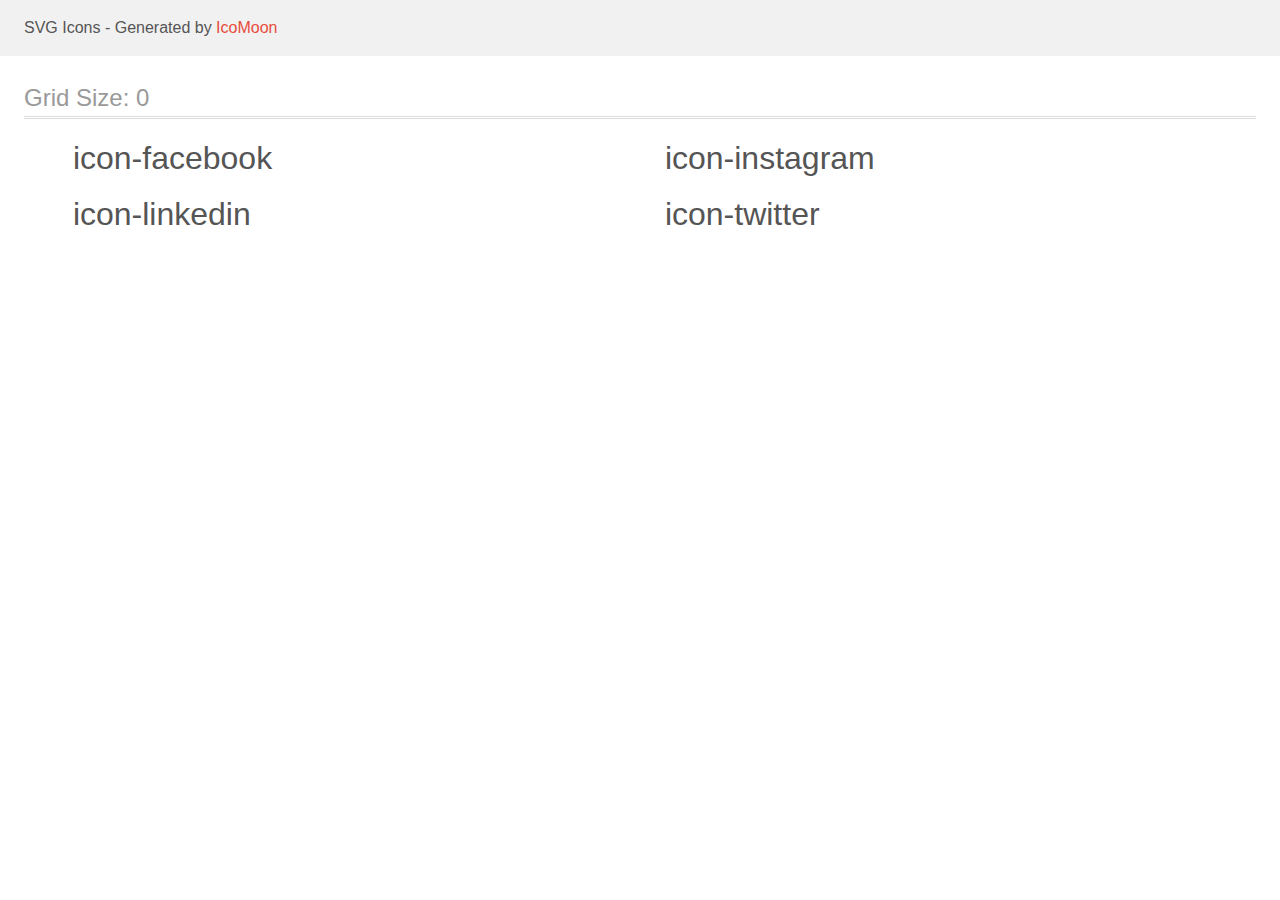
<file: images/images-hw-4/social-networks/demo.html>
<!doctype html>
<html>
<head>
    <title>IcoMoon - SVG Icons</title>
    <meta charset="utf-8">
    <meta name="viewport" content="width=device-width, initial-scale=1">
    <link rel="stylesheet" href="demo-files/demo.css">
    <link rel="stylesheet" href="style.css">
</head>
<body>
<svg aria-hidden="true" style="position: absolute; width: 0; height: 0; overflow: hidden;" version="1.1" xmlns="http://www.w3.org/2000/svg" xmlns:xlink="http://www.w3.org/1999/xlink">
<defs>
<symbol id="icon-facebook" viewBox="0 0 32 32">
<path fill="#fff" style="fill: var(--color1, #fff)" d="M21.329 5.313h2.921v-5.088c-0.504-0.069-2.237-0.225-4.256-0.225-4.212 0-7.097 2.649-7.097 7.519v4.481h-4.648v5.688h4.648v14.312h5.699v-14.311h4.46l0.708-5.688h-5.169v-3.919c0.001-1.644 0.444-2.769 2.735-2.769z"></path>
</symbol>
<symbol id="icon-instagram" viewBox="0 0 32 32">
<path fill="#fff" style="fill: var(--color1, #fff)" d="M31.969 9.408c-0.075-1.7-0.35-2.869-0.744-3.882-0.406-1.075-1.032-2.038-1.851-2.838-0.8-0.813-1.769-1.444-2.832-1.844-1.019-0.394-2.182-0.669-3.882-0.744-1.713-0.081-2.257-0.1-6.601-0.1s-4.888 0.019-6.595 0.094c-1.7 0.075-2.869 0.35-3.882 0.744-1.075 0.406-2.038 1.031-2.838 1.85-0.813 0.8-1.444 1.769-1.844 2.832-0.394 1.019-0.669 2.182-0.744 3.882-0.081 1.713-0.1 2.257-0.1 6.601s0.019 4.888 0.094 6.595c0.075 1.7 0.35 2.869 0.744 3.882 0.406 1.075 1.038 2.038 1.85 2.838 0.8 0.813 1.769 1.444 2.832 1.844 1.019 0.394 2.182 0.669 3.882 0.744 1.706 0.075 2.25 0.094 6.595 0.094s4.888-0.019 6.595-0.094c1.7-0.075 2.869-0.35 3.882-0.744 2.151-0.832 3.851-2.532 4.682-4.682 0.394-1.019 0.669-2.182 0.744-3.882 0.075-1.707 0.094-2.251 0.094-6.595s-0.006-4.888-0.081-6.595zM29.087 22.473c-0.069 1.563-0.331 2.407-0.55 2.969-0.538 1.394-1.644 2.5-3.038 3.038-0.563 0.219-1.413 0.481-2.969 0.55-1.688 0.075-2.194 0.094-6.464 0.094s-4.782-0.019-6.464-0.094c-1.563-0.069-2.407-0.331-2.969-0.55-0.694-0.256-1.325-0.663-1.838-1.194-0.531-0.519-0.938-1.144-1.194-1.838-0.219-0.563-0.481-1.413-0.55-2.969-0.075-1.688-0.094-2.194-0.094-6.464s0.019-4.782 0.094-6.464c0.069-1.563 0.331-2.407 0.55-2.969 0.256-0.694 0.663-1.325 1.2-1.838 0.519-0.531 1.144-0.938 1.838-1.194 0.563-0.219 1.413-0.481 2.969-0.55 1.688-0.075 2.194-0.094 6.464-0.094 4.276 0 4.782 0.019 6.464 0.094 1.563 0.069 2.407 0.331 2.969 0.55 0.694 0.256 1.325 0.662 1.838 1.194 0.531 0.519 0.938 1.144 1.194 1.838 0.219 0.563 0.481 1.413 0.55 2.969 0.075 1.688 0.094 2.194 0.094 6.464s-0.019 4.77-0.094 6.458z"></path>
<path fill="#fff" style="fill: var(--color1, #fff)" d="M16.059 7.783c-4.538 0-8.22 3.682-8.22 8.22s3.682 8.22 8.22 8.22c4.539 0 8.22-3.682 8.22-8.22s-3.682-8.22-8.22-8.22zM16.059 21.335c-2.944 0-5.332-2.388-5.332-5.332s2.388-5.332 5.332-5.332c2.944 0 5.332 2.388 5.332 5.332s-2.388 5.332-5.332 5.332z"></path>
<path fill="#fff" style="fill: var(--color1, #fff)" d="M26.524 7.458c0 1.060-0.859 1.919-1.919 1.919s-1.919-0.859-1.919-1.919c0-1.060 0.859-1.919 1.919-1.919s1.919 0.859 1.919 1.919z"></path>
</symbol>
<symbol id="icon-linkedin" viewBox="0 0 32 32">
<path fill="#fff" style="fill: var(--color1, #fff)" d="M31.992 32v-0.001h0.008v-11.736c0-5.741-1.236-10.164-7.948-10.164-3.227 0-5.392 1.771-6.276 3.449h-0.093v-2.913h-6.364v21.364h6.627v-10.579c0-2.785 0.528-5.479 3.977-5.479 3.399 0 3.449 3.179 3.449 5.657v10.401h6.62z"></path>
<path fill="#fff" style="fill: var(--color1, #fff)" d="M0.528 10.636h6.635v21.364h-6.635v-21.364z"></path>
<path fill="#fff" style="fill: var(--color1, #fff)" d="M3.843 0c-2.121 0-3.843 1.721-3.843 3.843s1.721 3.879 3.843 3.879c2.121 0 3.843-1.757 3.843-3.879-0.001-2.121-1.723-3.843-3.843-3.843v0z"></path>
</symbol>
<symbol id="icon-twitter" viewBox="0 0 32 32">
<path fill="#fff" style="fill: var(--color1, #fff)" d="M32 6.078c-1.19 0.522-2.458 0.868-3.78 1.036 1.36-0.812 2.398-2.088 2.886-3.626-1.268 0.756-2.668 1.29-4.16 1.588-1.204-1.282-2.92-2.076-4.792-2.076-3.632 0-6.556 2.948-6.556 6.562 0 0.52 0.044 1.020 0.152 1.496-5.454-0.266-10.28-2.88-13.522-6.862-0.566 0.982-0.898 2.106-0.898 3.316 0 2.272 1.17 4.286 2.914 5.452-1.054-0.020-2.088-0.326-2.964-0.808 0 0.020 0 0.046 0 0.072 0 3.188 2.274 5.836 5.256 6.446-0.534 0.146-1.116 0.216-1.72 0.216-0.42 0-0.844-0.024-1.242-0.112 0.85 2.598 3.262 4.508 6.13 4.57-2.232 1.746-5.066 2.798-8.134 2.798-0.538 0-1.054-0.024-1.57-0.090 2.906 1.874 6.35 2.944 10.064 2.944 12.072 0 18.672-10 18.672-18.668 0-0.29-0.010-0.57-0.024-0.848 1.302-0.924 2.396-2.078 3.288-3.406z"></path>
</symbol>
</defs>
</svg>

<header class="bgc1 clearfix">
<div class="mhl">
    <p>SVG Icons - Generated by <a href="https://icomoon.io/app">IcoMoon</a></p>
</div>
</header>
    <div class="clearfix mhl ptl">
        <h1 class="mvm mtn fgc1">Grid Size: 0</h1>
        <div class="glyph fs1">
            <div class="clearfix pbs">
                <svg class="icon icon-facebook"><use xlink:href="#icon-facebook"></use></svg><span class="name"> icon-facebook</span>
            </div>
        </div>
        <div class="glyph fs1">
            <div class="clearfix pbs">
                <svg class="icon icon-instagram"><use xlink:href="#icon-instagram"></use></svg><span class="name"> icon-instagram</span>
            </div>
        </div>
        <div class="glyph fs1">
            <div class="clearfix pbs">
                <svg class="icon icon-linkedin"><use xlink:href="#icon-linkedin"></use></svg><span class="name"> icon-linkedin</span>
            </div>
        </div>
        <div class="glyph fs1">
            <div class="clearfix pbs">
                <svg class="icon icon-twitter"><use xlink:href="#icon-twitter"></use></svg><span class="name"> icon-twitter</span>
            </div>
        </div>
  </div>
<script defer src="svgxuse.js"></script>
</body>
</html>
</file>
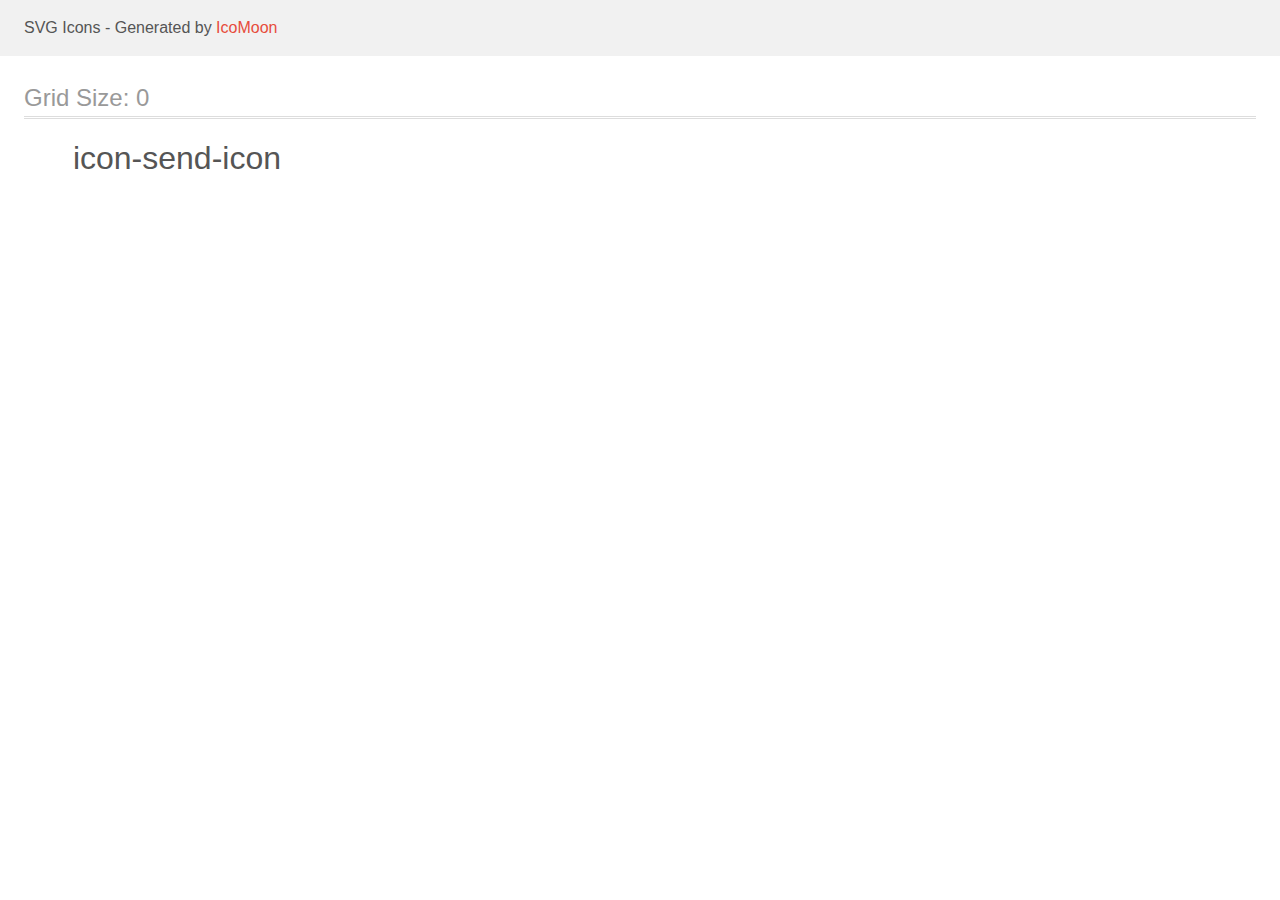
<file: images/images-hw-6/svg/demo.html>
<!doctype html>
<html>
<head>
    <title>IcoMoon - SVG Icons</title>
    <meta charset="utf-8">
    <meta name="viewport" content="width=device-width, initial-scale=1">
    <link rel="stylesheet" href="demo-files/demo.css">
    <link rel="stylesheet" href="style.css">
</head>
<body>
<svg aria-hidden="true" style="position: absolute; width: 0; height: 0; overflow: hidden;" version="1.1" xmlns="http://www.w3.org/2000/svg" xmlns:xlink="http://www.w3.org/1999/xlink">
<defs>
<symbol id="icon-send-icon" viewBox="0 0 32 32">
<path fill="#fff" style="fill: var(--color1, #fff)" d="M32 0l-32 18 10.227 3.788 15.773-14.788-11.998 16.186 0.010 0.004-0.012-0.004v8.814l5.735-6.691 7.265 2.691 5-28z"></path>
</symbol>
</defs>
</svg>

<header class="bgc1 clearfix">
<div class="mhl">
    <p>SVG Icons - Generated by <a href="https://icomoon.io/app">IcoMoon</a></p>
</div>
</header>
    <div class="clearfix mhl ptl">
        <h1 class="mvm mtn fgc1">Grid Size: 0</h1>
        <div class="glyph fs1">
            <div class="clearfix pbs">
                <svg class="icon icon-send-icon"><use xlink:href="#icon-send-icon"></use></svg><span class="name"> icon-send-icon</span>
            </div>
        </div>
  </div>
<script defer src="svgxuse.js"></script>
</body>
</html>
</file>
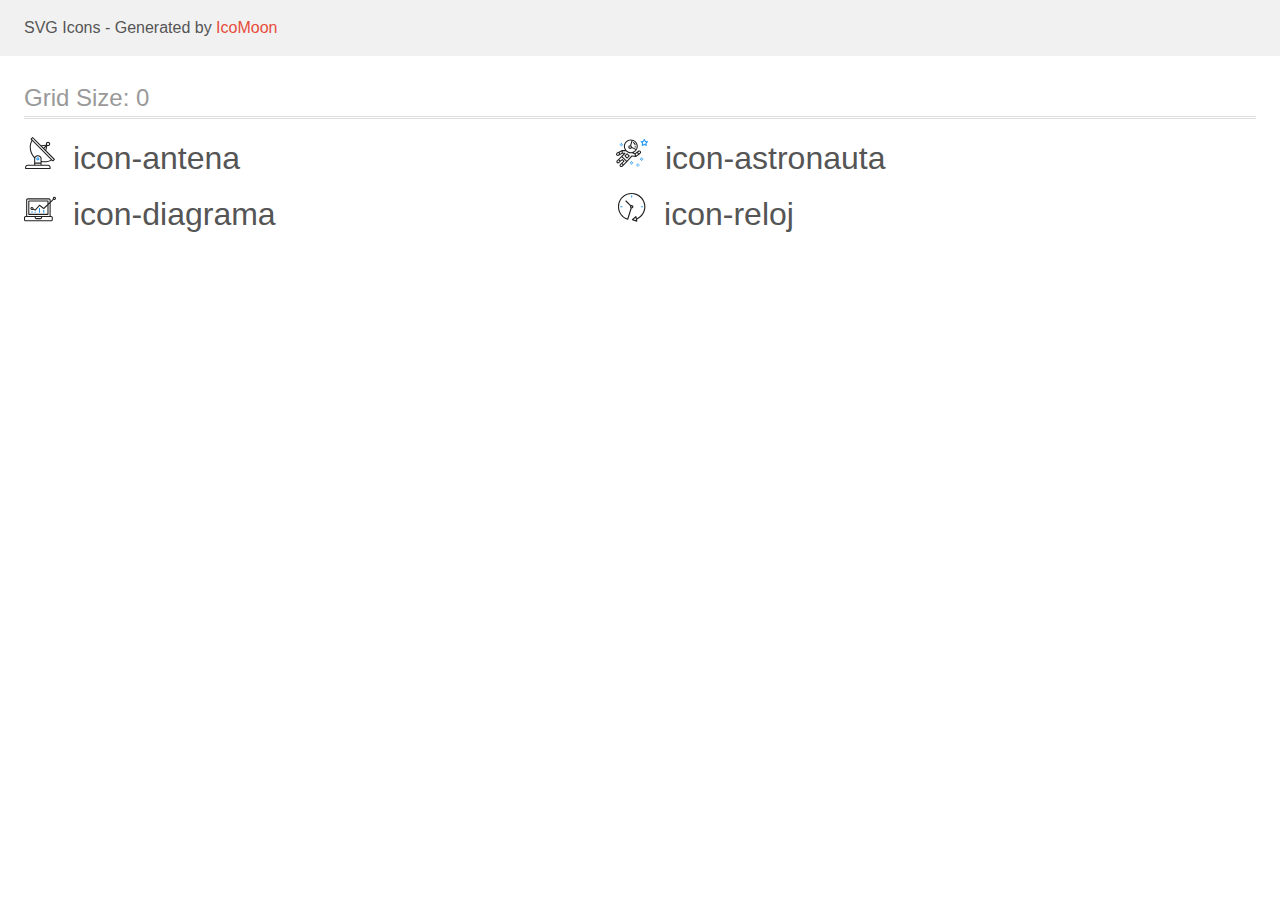
<file: images/images-hw-4/skills-logos/logos/demo.html>
<!doctype html>
<html>
<head>
    <title>IcoMoon - SVG Icons</title>
    <meta charset="utf-8">
    <meta name="viewport" content="width=device-width, initial-scale=1">
    <link rel="stylesheet" href="demo-files/demo.css">
    <link rel="stylesheet" href="style.css">
</head>
<body>
<svg aria-hidden="true" style="position: absolute; width: 0; height: 0; overflow: hidden;" version="1.1" xmlns="http://www.w3.org/2000/svg" xmlns:xlink="http://www.w3.org/1999/xlink">
<defs>
<symbol id="icon-antena" viewBox="0 0 32 32">
<path fill="#212121" style="fill: var(--color1, #212121)" d="M30.773 22.098l-8.443-8.505 0.937-4.615c0.242 0.094 0.499 0.144 0.758 0.146h0.006c1.192 0.014 2.17-0.941 2.184-2.133s-0.941-2.17-2.133-2.184c-1.192-0.014-2.17 0.941-2.184 2.133-0.003 0.255 0.039 0.509 0.125 0.749l-4.96 0.605-8.091-8.133c-0.099-0.101-0.235-0.159-0.377-0.16-0.14 0.001-0.274 0.056-0.373 0.155l-1.513 1.504c-0.208 0.208-0.208 0.546 0 0.754l0.814 0.826c-3.153 5.798-2.129 12.978 2.519 17.663 0.043 0.041 0.092 0.074 0.146 0.098-0.034 0.18-0.051 0.364-0.052 0.547v6.187h-6.4c-1.472 0.002-2.665 1.195-2.667 2.667v1.067c0 0.295 0.239 0.533 0.533 0.533h24.533c0.295 0 0.533-0.239 0.533-0.533v-1.067c-0.002-1.472-1.195-2.665-2.667-2.667h-6.4v-2.742c1.003 0.21 2.024 0.317 3.049 0.32 2.458-0.003 4.877-0.615 7.040-1.783l0.818 0.823c0.099 0.101 0.235 0.159 0.377 0.16 0.14-0.001 0.274-0.056 0.373-0.155l1.513-1.504c0.208-0.208 0.208-0.546 0-0.754zM23.28 6.233c0.418-0.415 1.093-0.414 1.508 0.004s0.414 1.093-0.004 1.508c-0.2 0.199-0.47 0.31-0.752 0.31h-0.003c-0.589-0.003-1.064-0.483-1.061-1.072 0.002-0.282 0.115-0.552 0.314-0.751h-0.002zM22.024 9.738l-0.598 2.946-1.175-1.182 1.774-1.763zM21.419 8.836l-1.92 1.909-1.485-1.493 3.405-0.415zM24.004 28.8c0.884 0 1.6 0.716 1.6 1.6v0.533h-23.467v-0.533c0-0.884 0.716-1.6 1.6-1.6h20.267zM16.537 26.667v1.067h-5.333v-1.067h5.333zM11.204 25.6v-4.053c0-1.294 1.196-2.347 2.667-2.347s2.667 1.053 2.667 2.347v4.053h-5.333zM17.604 23.904v-2.357c0-1.882-1.675-3.413-3.733-3.413-1.331-0.020-2.576 0.657-3.281 1.786-4.058-4.274-4.971-10.645-2.279-15.887l18.602 18.708c-2.872 1.461-6.165 1.873-9.309 1.163zM28.893 23.22l-21.057-21.181 0.755-0.752 7.935 7.98c0.004 0 0.006 0.007 0.010 0.010l13.115 13.191-0.757 0.752z"></path>
<path fill="#2196f3" style="fill: var(--color2, #2196f3)" d="M13.876 20.267h-0.005c-0.884-0.001-1.601 0.714-1.602 1.598s0.714 1.601 1.598 1.602h0.005c0.884 0.001 1.601-0.714 1.602-1.598s-0.714-1.601-1.598-1.602zM14.249 22.245c-0.1 0.1-0.236 0.156-0.378 0.155-0.295-0.002-0.532-0.242-0.531-0.536 0.001-0.141 0.057-0.276 0.157-0.375s0.233-0.154 0.373-0.155c0.295 0.002 0.532 0.241 0.53 0.536-0.001 0.141-0.057 0.276-0.157 0.375h0.005z"></path>
</symbol>
<symbol id="icon-astronauta" viewBox="0 0 32 32">
<path fill="#2196f3" style="fill: var(--color2, #2196f3)" d="M31.974 4.524c-0.063-0.193-0.229-0.333-0.43-0.363l-1.91-0.278-0.855-1.731c-0.179-0.365-0.777-0.365-0.956 0l-0.855 1.731-1.91 0.278c-0.201 0.029-0.367 0.17-0.431 0.363-0.062 0.193-0.011 0.405 0.135 0.547l1.383 1.348-0.326 1.903c-0.034 0.2 0.048 0.402 0.212 0.522 0.166 0.121 0.382 0.135 0.562 0.040l1.709-0.899 1.709 0.899c0.078 0.041 0.164 0.061 0.249 0.061 0.11 0 0.221-0.034 0.314-0.102 0.164-0.119 0.246-0.322 0.212-0.522l-0.326-1.903 1.383-1.348c0.145-0.142 0.197-0.354 0.135-0.547zM29.511 5.851c-0.125 0.122-0.183 0.299-0.153 0.472l0.191 1.114-1-0.526c-0.078-0.041-0.163-0.061-0.249-0.061s-0.17 0.020-0.249 0.061l-1.001 0.526 0.191-1.114c0.030-0.173-0.028-0.349-0.153-0.472l-0.81-0.789 1.119-0.163c0.174-0.025 0.324-0.134 0.402-0.292l0.5-1.013 0.5 1.013c0.078 0.157 0.228 0.267 0.402 0.292l1.119 0.163-0.809 0.789z"></path>
<path fill="#2196f3" style="fill: var(--color2, #2196f3)" d="M26.134 20.522h-1.067v1.067h1.067v-1.067z"></path>
<path fill="#2196f3" style="fill: var(--color2, #2196f3)" d="M26.134 22.656h-1.067v1.067h1.067v-1.067z"></path>
<path fill="#2196f3" style="fill: var(--color2, #2196f3)" d="M27.2 21.589h-1.067v1.067h1.067v-1.067z"></path>
<path fill="#2196f3" style="fill: var(--color2, #2196f3)" d="M25.067 21.589h-1.067v1.067h1.067v-1.067z"></path>
<path fill="#2196f3" style="fill: var(--color2, #2196f3)" d="M22.4 26.389h-1.067v1.067h1.067v-1.067z"></path>
<path fill="#2196f3" style="fill: var(--color2, #2196f3)" d="M22.4 28.522h-1.067v1.067h1.067v-1.067z"></path>
<path fill="#2196f3" style="fill: var(--color2, #2196f3)" d="M23.467 27.456h-1.067v1.067h1.067v-1.067z"></path>
<path fill="#2196f3" style="fill: var(--color2, #2196f3)" d="M21.333 27.456h-1.067v1.067h1.067v-1.067z"></path>
<path fill="#2196f3" style="fill: var(--color2, #2196f3)" d="M16 24.256h-1.067v1.067h1.067v-1.067z"></path>
<path fill="#2196f3" style="fill: var(--color2, #2196f3)" d="M16 26.389h-1.067v1.067h1.067v-1.067z"></path>
<path fill="#2196f3" style="fill: var(--color2, #2196f3)" d="M17.067 25.322h-1.067v1.067h1.067v-1.067z"></path>
<path fill="#2196f3" style="fill: var(--color2, #2196f3)" d="M14.933 25.322h-1.067v1.067h1.067v-1.067z"></path>
<path fill="#2196f3" style="fill: var(--color2, #2196f3)" d="M5.867 6.122h-1.067v1.067h1.067v-1.067z"></path>
<path fill="#2196f3" style="fill: var(--color2, #2196f3)" d="M5.867 8.255h-1.067v1.067h1.067v-1.067z"></path>
<path fill="#2196f3" style="fill: var(--color2, #2196f3)" d="M6.933 7.189h-1.067v1.067h1.067v-1.067z"></path>
<path fill="#2196f3" style="fill: var(--color2, #2196f3)" d="M4.8 7.189h-1.067v1.067h1.067v-1.067z"></path>
<path fill="#212121" style="fill: var(--color1, #212121)" d="M24.715 14.159c-0.287-0.388-0.709-0.637-1.188-0.705-0.481-0.068-0.956 0.058-1.34 0.352l-1.252 0.96-1.898 1.417-1.358-0.541c2.421-1.086 4.114-3.508 4.114-6.32 0-3.823-3.123-6.933-6.961-6.933s-6.961 3.11-6.961 6.933c0 1.386 0.414 2.674 1.12 3.758l-2.764-0.024c-0.002 0-0.003 0-0.005 0-0.009 0-0.015 0.004-0.023 0.005-0.053 0.002-0.105 0.013-0.155 0.031-0.013 0.005-0.026 0.008-0.038 0.013-0.006 0.003-0.013 0.003-0.019 0.006l-3.233 1.596c-0.001 0-0.001 0-0.001 0.001l-1.893 0.911c-0.021 0.009-0.042 0.021-0.063 0.035-0.755 0.502-1.012 1.489-0.598 2.295 0.22 0.429 0.595 0.745 1.056 0.889 0.178 0.055 0.359 0.083 0.539 0.083 0.29 0 0.577-0.071 0.839-0.211l1.388-0.738 2.264-1.169 1.357-0.008-5.442 5.416c-0.001 0.001-0.001 0.001-0.002 0.001l-1.339 1.333c-0.316 0.315-0.49 0.732-0.49 1.178s0.174 0.863 0.49 1.179c0.325 0.323 0.752 0.485 1.179 0.485s0.854-0.162 1.18-0.485l1.314-1.309 1.741-1.3 0.901 0.897-1.762 1.754c-0 0.001-0.001 0.001-0.002 0.001l-1.339 1.333c-0.316 0.315-0.49 0.732-0.49 1.178s0.174 0.863 0.49 1.179c0.325 0.323 0.753 0.485 1.18 0.485s0.855-0.162 1.18-0.485l3.482-3.467c0.001-0.001 0.001-0.001 0.001-0.002l1.010-1-0.004-0.004c0.006-0.006 0.015-0.009 0.022-0.015l5.166-5.658 3.471 0.494c0.025 0.004 0.050 0.005 0.075 0.005 0.065 0 0.127-0.015 0.187-0.038 0.018-0.006 0.033-0.015 0.050-0.023 0.019-0.010 0.039-0.015 0.058-0.027l3.213-2.133c0.012-0.008 0.018-0.021 0.029-0.029 0.013-0.010 0.029-0.014 0.041-0.026l1.271-1.191c0.662-0.62 0.753-1.635 0.212-2.362zM2.13 17.77c-0.173 0.093-0.37 0.111-0.558 0.052-0.187-0.058-0.338-0.186-0.427-0.358-0.161-0.314-0.068-0.695 0.214-0.902l1.314-0.632 0.449 1.312-0.992 0.528zM5.628 15.942l-1.548 0.8-0.439-1.283 2.027-1.001-0.040 1.484zM20.727 9.322c0 0.918-0.219 1.785-0.599 2.559l-4.181-1.899c-0.044-0.573-0.341-1.075-0.788-1.388l1.464-4.86c2.378 0.756 4.105 2.974 4.105 5.588zM8.938 9.322c0-3.235 2.644-5.867 5.894-5.867 0.253 0 0.5 0.021 0.745 0.052l-1.432 4.754c-0.019-0.001-0.037-0.006-0.057-0.006-1.033 0-1.873 0.837-1.873 1.867s0.84 1.867 1.873 1.867c0.694 0 1.294-0.383 1.618-0.945l3.862 1.755c-1.075 1.446-2.795 2.39-4.737 2.39-3.25 0-5.894-2.632-5.894-5.867zM14.894 10.122c0 0.441-0.362 0.8-0.806 0.8s-0.806-0.359-0.806-0.8c0-0.441 0.362-0.8 0.806-0.8s0.806 0.359 0.806 0.8zM2.465 25.146c-0.236 0.234-0.619 0.234-0.854 0.001-0.114-0.114-0.176-0.263-0.176-0.423s0.062-0.309 0.176-0.421l0.962-0.958 0.851 0.848-0.959 0.955zM5.679 28.88c-0.236 0.234-0.619 0.235-0.855 0.001-0.114-0.114-0.176-0.263-0.176-0.423s0.062-0.309 0.176-0.421l0.963-0.959 0.852 0.848-0.96 0.955zM9.16 25.411c-0.001 0-0.001 0-0.002 0.001l-1.765 1.76-0.852-0.848 1.763-1.755c0 0 0 0 0-0s0.001-0.001 0.002-0.001c0.040-0.040 0.065-0.088 0.090-0.135 0.007-0.014 0.020-0.026 0.026-0.040 0.017-0.041 0.019-0.085 0.026-0.129 0.003-0.025 0.014-0.047 0.014-0.073 0-0.036-0.013-0.070-0.020-0.106-0.006-0.032-0.006-0.065-0.019-0.095-0.020-0.050-0.055-0.094-0.091-0.138-0.010-0.012-0.014-0.027-0.025-0.038 0 0 0 0-0.001 0s-0.001-0.002-0.001-0.002l-1.607-1.6c-0.017-0.017-0.039-0.024-0.058-0.038-0.028-0.022-0.055-0.042-0.087-0.058-0.030-0.015-0.061-0.024-0.093-0.033-0.034-0.010-0.067-0.017-0.103-0.020-0.033-0.002-0.063 0.001-0.095 0.005-0.036 0.004-0.069 0.009-0.104 0.020-0.034 0.011-0.063 0.027-0.094 0.045-0.020 0.011-0.042 0.015-0.061 0.029l-1.773 1.324-0.901-0.897 2.399-2.386 4.361 4.289-0.928 0.919zM15.979 18.394c-0.015-0.002-0.030 0.004-0.045 0.003-0.039-0.002-0.076 0.001-0.115 0.007-0.030 0.005-0.059 0.011-0.088 0.021-0.034 0.012-0.065 0.028-0.097 0.047-0.030 0.018-0.057 0.037-0.083 0.061-0.013 0.011-0.028 0.017-0.040 0.029l-4.698 5.146-4.328-4.257 2.833-2.818c0.209-0.208 0.21-0.546 0.002-0.755-0.105-0.105-0.243-0.157-0.381-0.156v-0.001l-2.219 0.013 0.028-1.607 3.104 0.027c1.265 1.294 3.029 2.101 4.981 2.101 0.437 0 0.864-0.045 1.279-0.123 0.040 0.032 0.079 0.065 0.13 0.085l2.41 0.96 0.152 0.758 0.178 0.885-3.003-0.427zM20.020 18.572l-0.313-1.558 1.446-1.080 0.947 1.257-2.080 1.381zM23.774 15.741l-0.838 0.785-0.931-1.236 0.831-0.637c0.155-0.119 0.351-0.168 0.543-0.143 0.193 0.027 0.364 0.128 0.48 0.284 0.217 0.292 0.18 0.699-0.085 0.947z"></path>
<path fill="#212121" style="fill: var(--color1, #212121)" d="M13.602 18.544l-2.143-2.133c-0.207-0.207-0.545-0.207-0.753 0l-2.142 2.133c-0.1 0.101-0.157 0.236-0.157 0.378s0.056 0.278 0.157 0.378l2.142 2.133c0.104 0.103 0.241 0.155 0.377 0.155s0.273-0.052 0.376-0.155l2.143-2.133c0.1-0.1 0.157-0.236 0.157-0.378s-0.057-0.278-0.157-0.378zM11.083 20.303l-1.387-1.381 1.387-1.381 1.387 1.381-1.387 1.381z"></path>
<path fill="#212121" style="fill: var(--color1, #212121)" d="M17.164 5.071l-0.258 1.036c0.071 0.018 1.738 0.452 1.738 2.149h1.067c-0-2.017-1.666-2.965-2.547-3.185z"></path>
<path fill="#212121" style="fill: var(--color1, #212121)" d="M19.711 9.322h-1.067v1.067h1.067v-1.067z"></path>
</symbol>
<symbol id="icon-diagrama" viewBox="0 0 32 32">
<path fill="#2196f3" style="fill: var(--color2, #2196f3)" d="M14.926 14.965h1.066v4.798h-1.066v-4.797z"></path>
<path fill="#2196f3" style="fill: var(--color2, #2196f3)" d="M19.19 17.097h1.066v2.665h-1.066v-2.665z"></path>
<path fill="#2196f3" style="fill: var(--color2, #2196f3)" d="M10.661 18.696h1.066v1.066h-1.066v-1.066z"></path>
<path fill="#2196f3" style="fill: var(--color2, #2196f3)" d="M7.463 18.163h1.066v1.599h-1.066v-1.599z"></path>
<path fill="#212121" style="fill: var(--color1, #212121)" d="M1.599 28.291h25.587c0.883 0 1.599-0.716 1.599-1.599v-2.132c0-0.883-0.716-1.599-1.599-1.599h-0.533v-13.293l3.028-2.868c0.703 0.346 1.553 0.136 2.013-0.499s0.396-1.508-0.152-2.068-1.42-0.644-2.065-0.198c-0.644 0.446-0.873 1.292-0.542 2.002l-2.281 2.163v-1.23c0-0.883-0.716-1.599-1.599-1.599h-21.322c-0.883 0-1.599 0.716-1.599 1.599v15.992h-0.533c-0.883 0-1.599 0.716-1.599 1.599v2.132c0 0.883 0.716 1.599 1.599 1.599zM30.384 4.837c0.294 0 0.533 0.239 0.533 0.533s-0.239 0.533-0.533 0.533c-0.294 0-0.533-0.239-0.533-0.533s0.239-0.533 0.533-0.533zM3.198 6.969c0-0.294 0.239-0.533 0.533-0.533h21.322c0.294 0 0.533 0.239 0.533 0.533v2.239l-1.066 1.013v-2.186c0-0.294-0.239-0.533-0.533-0.533h-19.19c-0.294 0-0.533 0.239-0.533 0.533v13.326c0 0.294 0.239 0.533 0.533 0.533h19.19c0.294 0 0.533-0.239 0.533-0.533v-9.674l1.066-1.010v12.284h-22.388v-15.992zM7.996 13.899c-0.721-0.002-1.354 0.478-1.546 1.174s0.105 1.433 0.725 1.801c0.62 0.368 1.41 0.276 1.928-0.226l1.853 0.93c0.215 0.108 0.476 0.057 0.636-0.123l3.939-4.431 3.872 2.901c0.208 0.156 0.498 0.139 0.686-0.039l3.365-3.188v8.131h-18.124v-12.26h18.124v2.66l-3.771 3.572-3.904-2.927c-0.222-0.166-0.534-0.135-0.718 0.072l-3.993 4.493-1.493-0.746c0.011-0.064 0.018-0.129 0.020-0.193 0-0.883-0.716-1.599-1.599-1.599zM8.529 15.498c0 0.294-0.239 0.533-0.533 0.533s-0.533-0.239-0.533-0.533c0-0.294 0.239-0.533 0.533-0.533s0.533 0.239 0.533 0.533zM11.727 24.027h5.331v0.533c0 0.294-0.239 0.533-0.533 0.533h-4.264c-0.294 0-0.533-0.239-0.533-0.533v-0.533zM1.066 24.56c0-0.294 0.239-0.533 0.533-0.533h9.062v0.533c0 0.883 0.716 1.599 1.599 1.599h4.264c0.883 0 1.599-0.716 1.599-1.599v-0.533h9.062c0.294 0 0.533 0.239 0.533 0.533v2.132c0 0.294-0.239 0.533-0.533 0.533h-25.587c-0.294 0-0.533-0.239-0.533-0.533v-2.132z"></path>
</symbol>
<symbol id="icon-reloj" viewBox="0 0 31 32">
<path fill="#212121" style="fill: var(--color1, #212121)" d="M29.317 13.732c-0.002-7.585-6.152-13.733-13.738-13.732s-13.733 6.152-13.732 13.738c0.001 5.975 3.865 11.264 9.557 13.081 0.054 0.017 0.111 0.026 0.168 0.026 0.108-0 0.214-0.029 0.307-0.084 0.121-0.072 0.212-0.186 0.254-0.32l3.469-10.994c0.948-0.005 1.713-0.778 1.708-1.726s-0.777-1.713-1.726-1.708c-0.255 0.001-0.507 0.060-0.736 0.172l-4.582-4.583c-0.227-0.22-0.59-0.213-0.809 0.014-0.214 0.222-0.214 0.573 0 0.795l4.58 4.585c-0.351 0.717-0.151 1.583 0.481 2.072l-3.305 10.476c-6.531-2.406-9.876-9.651-7.47-16.182s9.651-9.876 16.182-7.47 9.876 9.651 7.47 16.182c-1.175 3.191-3.591 5.772-6.697 7.156l-0.357-1.682c-0.065-0.309-0.369-0.507-0.678-0.441-0.098 0.021-0.188 0.067-0.262 0.133l-3.443 3.074c-0.236 0.21-0.257 0.572-0.047 0.808 0.068 0.077 0.156 0.134 0.254 0.165l4.396 1.403c0.301 0.097 0.623-0.069 0.72-0.37 0.031-0.095 0.036-0.196 0.015-0.294l-0.351-1.65c5.083-2.143 8.384-7.128 8.372-12.644zM15.583 13.16c0.316 0 0.572 0.256 0.572 0.572s-0.256 0.572-0.572 0.572c-0.316 0-0.572-0.256-0.572-0.572s0.256-0.572 0.572-0.572zM17.468 26.499l1.96-1.748 0.541 2.549-2.501-0.801z"></path>
<path fill="#2196f3" style="fill: var(--color2, #2196f3)" d="M15.010 2.858v1.145c0 0.316 0.256 0.572 0.572 0.572s0.572-0.256 0.572-0.572v-1.145c0-0.316-0.256-0.572-0.572-0.572s-0.572 0.256-0.572 0.572z"></path>
<path fill="#2196f3" style="fill: var(--color2, #2196f3)" d="M4.709 13.16c-0.316 0-0.572 0.256-0.572 0.572s0.256 0.572 0.572 0.572h1.145c0.316 0 0.572-0.256 0.572-0.572s-0.256-0.572-0.572-0.572h-1.145z"></path>
<path fill="#2196f3" style="fill: var(--color2, #2196f3)" d="M26.456 14.304c0.316 0 0.572-0.256 0.572-0.572s-0.256-0.572-0.572-0.572h-1.145c-0.316 0-0.572 0.256-0.572 0.572s0.256 0.572 0.572 0.572h1.145z"></path>
</symbol>
</defs>
</svg>

<header class="bgc1 clearfix">
<div class="mhl">
    <p>SVG Icons - Generated by <a href="https://icomoon.io/app">IcoMoon</a></p>
</div>
</header>
    <div class="clearfix mhl ptl">
        <h1 class="mvm mtn fgc1">Grid Size: 0</h1>
        <div class="glyph fs1">
            <div class="clearfix pbs">
                <svg class="icon icon-antena"><use xlink:href="#icon-antena"></use></svg><span class="name"> icon-antena</span>
            </div>
        </div>
        <div class="glyph fs1">
            <div class="clearfix pbs">
                <svg class="icon icon-astronauta"><use xlink:href="#icon-astronauta"></use></svg><span class="name"> icon-astronauta</span>
            </div>
        </div>
        <div class="glyph fs1">
            <div class="clearfix pbs">
                <svg class="icon icon-diagrama"><use xlink:href="#icon-diagrama"></use></svg><span class="name"> icon-diagrama</span>
            </div>
        </div>
        <div class="glyph fs1">
            <div class="clearfix pbs">
                <svg class="icon icon-reloj"><use xlink:href="#icon-reloj"></use></svg><span class="name"> icon-reloj</span>
            </div>
        </div>
  </div>
<script defer src="svgxuse.js"></script>
</body>
</html>
</file>
<file: css/styles.css>
@import url("https://fonts.googleapis.com/css2?family=Raleway:ital,wght@0,100;0,200;0,300;0,400;0,500;0,600;0,700;0,800;0,900;1,100;1,200;1,300;1,400;1,500;1,600;1,700;1,800;1,900&display=swap");
@import url("https://fonts.googleapis.com/css2?family=Raleway:ital,wght@0,100;0,200;0,300;0,400;0,500;0,600;0,700;0,800;0,900;1,100;1,200;1,300;1,400;1,500;1,600;1,700;1,800;1,900&family=Roboto:ital,wght@0,100;0,300;0,400;0,500;0,700;0,900;1,100;1,300;1,400;1,500;1,700;1,900&display=swap");
/* roboto font-family: 'Roboto', sans-serif; */
/* * { 
  font-family: "Raleway", sans-serif;we
}*/
a {
  text-decoration: none;
}
body {
  font-family: "Roboto", sans-serif;
  color: black;
}
.container {
  width: 1200px;
  margin: 0 auto;
  padding: 0 15px;
}

.main-link {
  font-family: "Raleway", sans-serif;
  font-weight: 700;
  font-size: 26px;
  line-height: 1.173;
  color: rgba(33, 150, 243, 1);
}
.main-link:focus {
  color: rgba(33, 150, 243, 1);
  outline: none;
}
.navigations {
  list-style: none;
  font-weight: 500;
  font-size: 14px;
  line-height: 1.172;
  color: rgba(33, 33, 33, 1);
  transition: color 250ms cubic-bezier(0.4, 0, 0.2, 1) 0ms;
  position: relative;
}
.navigations:hover {
  color: rgba(33, 150, 243, 1);
}
.navigations:focus {
  color: rgba(33, 150, 243, 1);
  outline: none;
}
.navigations .current {
  color: rgba(33, 150, 243, 1);
}
.current::after {
  content: "";
  position: absolute;
  left: 0;
  bottom: -34px;
  display: inline-block;
  width: 100%;
  height: 4px;
  background-color: rgba(33, 150, 243, 1);
  border-radius: 2px;
}
.header-hidden {
  visibility: hidden;
  font-size: 0%;
}
.list-title {
  list-style: none;
  margin: 0;
  padding: 0;
}
.links {
  font-weight: 500;
  font-size: 14px;
  line-height: 1.172;
  color: rgba(117, 117, 117, 1);
  transition: color 250ms cubic-bezier(0.4, 0, 0.2, 1) 0ms;
}
.list-active {
  list-style: none;
}
.links:hover {
  color: rgba(33, 150, 243, 1);
}
.links:focus {
  outline: none;
  color: rgba(33, 150, 243, 1);
}
.main-header {
  text-align: center;
}
.button-contact {
  font-weight: 700;
  font-size: 16px;
  line-height: 1.875;
  color: rgba(255, 255, 255, 1);
  background: rgba(33, 150, 243, 1);
  box-shadow: 0px 4px 4px 0px rgba(0, 0, 0, 0.15);
  text-align: center;
  cursor: pointer;
}
.skills {
  list-style: none;
  font-size: 14px;
  line-height: 1.714;
  color: rgba(117, 117, 117, 1);
}
.skill-attention {
  font-weight: 700;
  font-size: 14px;
  line-height: 1.172;
  color: rgba(33, 33, 33, 1);
}
.skill-puntuality {
  font-weight: 700;
  font-size: 14px;
  line-height: 1.172;
  color: rgba(33, 33, 33, 1);
}
.skill-planning {
  font-weight: 700;
  font-size: 14px;
  line-height: 1.172;
  color: rgba(33, 33, 33, 1);
}
.skill-technology {
  font-weight: 700;
  font-size: 14px;
  line-height: 1.172;
  color: rgba(33, 33, 33, 1);
}
.header-business {
  font-weight: 700;
  font-size: 36px;
  line-height: 1.171;
  color: rgba(33, 33, 33, 1);
}
.businesses {
  list-style: none;
}
.header-ourteam {
  font-weight: 700;
  font-size: 36px;
  line-height: 1.171;
  color: rgba(33, 33, 33, 1);
  text-align: center;
}
.teams {
  background-color: rgba(245, 244, 250, 1);
}
.team {
  list-style: none;
}
.header-team {
  font-weight: 500;
  font-size: 16px;
  line-height: 1.171;
  color: rgba(33, 33, 33, 1);
  text-align: center;
}
.text-team {
  font-size: 16px;
  line-height: 1.171;
  color: rgba(117, 117, 117, 1);
  text-align: center;
}
.footer {
  background-color: rgba(47, 48, 58, 1);
  padding: 60px 0;
}
.links-footer {
  list-style: none;
  font-size: 14px;
  line-height: 1.714;
  color: rgba(255, 255, 255, 0.6);
  transition: color 250ms cubic-bezier(0.4, 0, 0.2, 1) 0ms;
}
.links-footer:hover {
  color: rgba(33, 150, 243, 1);
}
.links-footer:focus {
  color: rgba(33, 150, 243, 1);
}
.link-maps {
  font-size: 14px;
  line-height: 1.714;
  color: rgba(255, 255, 255, 1);
  transition: color 250ms cubic-bezier(0.4, 0, 0.2, 1) 250ms;
}
.link-maps:hover {
  color: rgba(33, 150, 243, 1);
}
.link-maps:focus {
  color: rgba(33, 150, 243, 1);
}
.filter {
  list-style: none;
}
.button-filter {
  font-weight: 500;
  font-size: 16px;
  line-height: 1.625;
  color: rgba(33, 33, 33, 1);
  background: rgba(245, 244, 250, 1);
  text-align: center;
  cursor: pointer;
  transition: color, background-color 250ms, 250ms cubic-bezier(0.4, 0, 0.2, 1),
    cubic-bezier(0.4, 0, 0.2, 1) 250ms, 250ms;
}
.button-filter:hover {
  color: rgba(255, 255, 255, 1);
  background-color: rgba(33, 150, 243, 1);
}
.button-filter:focus {
  color: rgba(255, 255, 255, 1);
  background-color: rgba(33, 150, 243, 1);
}
.project {
  list-style: none;
}
.header-project {
  font-weight: 700;
  font-size: 18px;
  line-height: 2;
  color: rgba(33, 33, 33, 1);
  margin: 0%;
}
.text-project {
  font-size: 16px;
  line-height: 1.875;
  color: rgba(117, 117, 117, 1);
  margin: 0%;
}
.box-tl {
  border: 1px;
  border-bottom-style: solid;
  border-color: rgba(236, 236, 236, 1);
}
.topline {
  border: 1px;
  background-color: rgba(255, 255, 255, 1);
  display: flex;
  align-items: center;
}
.box-logo {
  padding: 24px 0px;
  margin: 0 93px 0 0;
}
.box-nav {
  display: flex;
  margin: 0 306px 0 0;
  padding: 32px 0px;
  column-gap: 50px;
}
.box-links {
  display: flex;
  align-items: center;
  margin: 32px 19px 32px 0px;
  padding: 0;
  column-gap: 30px;
}
.svg-links {
  margin: auto 10px auto 0;
}
.box-title {
  background-color: rgba(47, 48, 58, 1);
  display: flex;
  justify-content: center;
  padding: 0;
}
.title-bg {
  background-image: linear-gradient(
      to bottom,
      rgba(47, 48, 58, 0.4),
      rgba(47, 48, 58, 0.4)
    ),
    url("../images/images-hw-4/background.jpg");
  background-repeat: no-repeat;
  background-position: center;
  background-size: cover;
}
.box-h1 {
  width: 696px;
  font-weight: 900;
  font-size: 44px;
  line-height: 1.363;
  letter-spacing: 2px;
  color: rgba(255, 255, 255, 1);
  margin: 0 237px 40px;
  padding: 200px 0 0;
  text-align: center;
}
.box-bc {
  width: 261px;
  margin-bottom: 190px;
  padding: 10px 32px 10px 32px;
}
.section {
  padding-top: 94px;
  padding-bottom: 94px;
}
.box-skills {
  display: flex;
  margin: 95px 0px 0px;
  column-gap: 30px;
  padding: 0;
}
svg {
  fill: currentColor;
}
.box-svg {
  width: 270px;
  height: 120px;
  background-color: rgba(245, 244, 250, 1);
  border-radius: 4px;
  border-color: rgb(245, 244, 250);
  padding: 25px 100px;
}
.box-atention {
  width: 270px;
}
.box-puntuality {
  width: 270px;
}
.box-planning {
  width: 270px;
}
.box-technology {
  width: 270px;
}
.box-hb {
  width: 371px;
  height: 46px;
  margin: 0px 409px 55px 420px;
}
.box-business {
  display: flex;
  padding: 0%;
  gap: 30px;
  position: relative;
}
.box-business > .bg-business {
  display: flex;
  position: absolute;
  width: 370px;
  height: 70px;
  background-color: rgba(47, 48, 58, 0.8);
  align-items: center;
  justify-content: center;
  margin: 0;
  bottom: 0%;
}
.text-busines {
  color: rgba(255, 255, 255, 1);
  font-size: 14px;
  line-height: 1.172;
  letter-spacing: 0.42px;
  text-transform: uppercase;
}
.box-teams {
  display: flex;
  flex-direction: column;
  align-items: center;
  padding: 0;
}
.box-ot {
  margin-top: 94px;
}
.box-team {
  display: flex;
  padding-top: 50px;
  padding-left: 0;
  padding-bottom: 94px;
  gap: 37px;
  margin: 0%;
}
.team-member {
  background-color: rgba(255, 255, 255, 1);
}
.icon {
  width: 20px;
  height: 20px;
  fill: rgba(175, 177, 184, 1);
  transition: fill 250ms cubic-bezier(0.4, 0, 0.2, 1) 250ms;
}
.icon-iten {
  width: 44px;
  height: 44px;
  border-radius: 50%;
  display: flex;
  align-items: center;
  justify-content: center;
  transition: background-color 250ms cubic-bezier(0.4, 0, 0.2, 1) 250ms;
}
.icon-iten:hover {
  background-color: rgba(33, 150, 243, 1);
}
.icon-iten:hover .icon {
  fill: rgba(255, 255, 255, 1);
}
.icon-iten:focus-within {
  background-color: rgba(33, 150, 243, 1);
  outline: none;
}
.icon-iten:focus-within .icon {
  fill: rgba(255, 255, 255, 1);
  outline: none;
}
.box-icon {
  list-style: none;
  display: flex;
  gap: 10px;
  margin: 0 32px;
  padding: 16px 0 30px 0;
}
.box-footer {
  display: flex;
  flex-direction: column;
}
.box-logo-footer {
  width: 145px;
  height: 31px;
  margin: 0px 0px 9px 0px;
  column-gap: 30px;
}
.box-link-footer {
  width: 231px;
  height: 100px;
  padding: 0;
}
.box-portfolio {
  margin: 0px 0px 82px 0px;
  border-radius: 1px;
  border-color: rgba(238, 238, 238, 1);
}
.box-filter {
  display: flex;
  margin-top: 106px;
  margin-left: 280px;
  margin-bottom: 50px;
  padding: 0%;
  gap: 8px;
}
.box-button {
  padding: 6px 26px;
  border: 4px;
}
.box-projects {
  display: flex;
  flex-wrap: wrap;
  gap: 30px;
  padding: 0;
  margin: 0;
}
.contenedor-bg {
  width: 370px;
  height: 404px;
  border: 1px ridge rgba(238, 238, 238, 1);
}
.contenedor-bg:hover {
  border: 1px ridge;
  box-shadow: 1px 4px 6px 0px rgba(0, 0, 0, 0.16);
}
.box-text {
  padding-left: 24px;
}
.header-customers {
  font-weight: 700;
  font-size: 36px;
  line-height: 1.171;
  color: rgba(33, 33, 33, 1);
  text-align: center;
  padding: 59px 0 44px 0;
}
.list-customers {
  list-style: none;
  display: flex;
  gap: 30px;
  padding: 0 0 101px 0;
  margin: 0;
}
.box-customer {
  display: flex;
  width: 170px;
  height: 71px;
  border: 1px solid;
  border-radius: 4px;
  border-color: rgba(175, 177, 184, 1);
  align-items: center;
  justify-content: center;
  transition: border 250ms cubic-bezier(0.4, 0, 0.2, 1) 250ms;
}
.logo-customer {
  width: 106px;
  height: 52px;
  fill: rgba(175, 177, 184, 1);
  transition: fill 250ms cubic-bezier(0.4, 0, 0.2, 1) 250ms;
}
.box-customer:hover {
  border: 1px solid rgba(33, 150, 243, 1);
}
.box-customer:hover .logo-customer {
  fill: rgba(33, 150, 243, 1);
}
.box-customer:focus-within {
  border: 1px solid rgba(33, 150, 243, 1);
  fill: rgba(33, 150, 243, 1);
  outline: none;
}
.box-customer:focus-within .logo-customer {
  fill: rgba(33, 150, 243, 1);
  outline: none;
}
.header-networks {
  font-size: 14px;
  line-height: 1.172;
  color: rgba(255, 255, 255, 1);
}
.contact-networks {
  display: flex;
  flex-direction: column;
  width: 206px;
  margin: 0 0 0 70px;
}
.box-icon-footer {
  list-style: none;
  display: flex;
  gap: 10px;
  margin: 0;
  padding: 20px 0 0 0;
}
.icon-footer {
  width: 20px;
  height: 20px;
  color: rgba(255, 255, 255, 1);
}
.icon-iten-footer {
  width: 44px;
  height: 44px;
  border-radius: 50%;
  background-color: rgba(255, 255, 255, 0.1);
  display: flex;
  align-items: center;
  justify-content: center;
  transition: background-color 250ms cubic-bezier(0.4, 0, 0.2, 1) 250ms;
}
.icon-iten-footer:hover {
  background-color: rgba(33, 150, 243, 1);
}
.icon-iten-footer:focus-within {
  background-color: rgba(33, 150, 243, 1);
  outline: none;
}
.box-cf {
  display: flex;
}
.img-container {
  position: relative;
  overflow: hidden;
}
.img-text {
  position: absolute;
  top: 100%;
  width: 100%;
  height: 100%;
  margin: 0;
  display: flex;
  justify-content: center;
  align-items: center;
  color: rgba(255, 255, 255, 1);
  background-color: rgba(33, 150, 243, 0.9);
  padding: 63px 24px;
  font-size: 18px;
  line-height: 1.5;
  letter-spacing: 0.54px;
  transition: top 250ms cubic-bezier(0.4, 0, 0.2, 1) 250ms;
}
.contenedor-bg:hover .img-text {
  top: 0;
}
/* .img-text:focus-within {
  top: 0;
} */
/* modal */
.backdrop {
  display: flex;
  justify-content: center;
  align-items: center;
  position: fixed;
  top: 0;
  width: 100%;
  height: 100vh;
  background-color: rgba(0, 0, 0, 0.2);
  transition: all 250ms cubic-bezier(0.4, 0, 0.2, 1) 250ms;
  transform: scale(1);
}
.modal {
  width: 528px;
  height: 581px;
  background: rgba(255, 255, 255, 1);
  position: absolute;
}
.header-modal {
  text-align: center;
  padding: 0px 40px 0 40px;
  margin: 40px 0 0 0;
}
.input-container {
  width: 448px;
  margin: 12px auto;
  box-sizing: content-box;
}
.form-container {
  position: relative;
}
.contact-form {
  display: flex;
  flex-direction: column;
}
.label-form {
  margin: 10px 0 4px 0;
  color: #757575;
  font-size: 12px;
  font-weight: 400;
  letter-spacing: 0.12px;
}
.input-box {
  width: 448px;
  height: 40px;
  border-radius: 4px;
  border: 1px solid rgba(33, 33, 33, 0.2);
  padding: 11px 11px 11px 42px;
  transition: border 250ms cubic-bezier(0.4, 0, 0.2, 1);
  cursor: pointer;
}
.icon-form {
  width: 18px;
  height: 18px;
  fill: rgba(33, 33, 33, 1);
  position: absolute;
  bottom: 50%;
  left: 12px;
  transform: translateY(50%);
  transition: fill 250ms cubic-bezier(0.4, 0, 0.2, 1);
}
.input-box:hover {
  border: 1px solid rgba(33, 150, 243, 1);
}
.input-box:hover + .icon-form {
  fill: rgba(33, 150, 243, 1);
}
.input-box:focus {
  outline: none;
  border: 1px solid rgba(33, 150, 243, 1);
}
.input-box:focus + .icon-form {
  fill: rgba(33, 150, 243, 1);
}
.input-box__comments {
  width: 448px;
  height: 120px;
  border-radius: 4px;
  border: 1px solid rgba(33, 33, 33, 0.2);
  padding: 12px 16px;
  resize: none;
  transition: border 250ms cubic-bezier(0.4, 0, 0.2, 1);
}
.input-box__comments:focus {
  outline: none;
  border: 1px solid rgba(33, 150, 243, 1);
}
.input-box__comments:hover {
  border: 1px solid rgba(33, 150, 243, 1);
}
.checkbox-contact {
  width: 448px;
  display: flex;
  align-items: center;
  justify-content: center;
  margin-top: 25px;
  gap: 8px;
}
.checkbox {
  width: 16px;
  height: 15px;
  fill: rgba(33, 33, 33, 1);
}
.label-text {
  width: 400px;
  height: 24px;
  color: rgba(117, 117, 117, 1);
  font-size: 14px;
  line-height: 1.71;
  letter-spacing: 0.42px;
}
.buttton-submit__form {
  width: 200px;
  height: 50px;
  color: rgb(255, 255, 255);
  text-align: center;
  font-size: 16px;
  font-weight: 700;
  line-height: 1.87;
  border-radius: 4px;
  border: 1px solid;
  background: rgb(24, 140, 232);
  box-shadow: 0px 4px 4px 0px rgba(0, 0, 0, 0.15);
  margin: 30px auto;
  padding: 0;
  cursor: pointer;
}
.is-hidden {
  visibility: none;
  opacity: 0;
  pointer-events: none;
  transform: scale(-1);
}
.button-container {
  position: absolute;
  width: 30px;
  height: 30px;
  display: flex;
  justify-content: center;
  align-items: center;
  border: 1px solid rgba(0, 0, 0, 0.1);
  border-radius: 50%;
  right: 8px;
  top: 8px;
}
.button-close {
  display: flex;
  position: relative;
  width: 18px;
  height: 18px;
  align-items: center;
  justify-content: center;
  background-color: rgba(255, 255, 255, 1);
  border: none;
  padding: 0%;
  cursor: pointer;
}
.x-svg {
  width: 18px;
  height: 18px;
  color: rgba(0, 0, 0, 1);
}
.x-svg:hover {
  color: rgba(33, 150, 243, 1);
}
.suscriptions {
  width: 570px;
  padding: 0 0 0 93px;
  box-sizing: content-box;
}
.form-suscriptions {
  display: flex;
}
.header-suscriptions {
  color: rgb(255, 255, 255);
  font-size: 14px;
  line-height: 1.172;
  letter-spacing: 0.42px;
  text-transform: uppercase;
}
.bg-suscription {
  width: 358px;
  height: 50px;
  border-radius: 4px;
  border: 1px solid rgba(255, 255, 255, 0.3);
  background: rgba(33, 150, 243, 0);
  box-shadow: 0px 4px 4px 0px rgba(0, 0, 0, 0.15);
  padding-left: 16px;
  transition: border 250ms cubic-bezier(0.4, 0, 0.2, 1);
}
.bg-suscription:hover {
  border: 1px solid rgba(33, 150, 243, 1);
}
.bg-suscription:focus {
  outline: none;
  border: 1px solid rgba(33, 150, 243, 1);
}
.button-suscription {
  width: 200px;
  height: 50px;
  font-weight: 700;
  font-size: 16px;
  line-height: 1.875;
  color: rgba(255, 255, 255, 1);
  background: rgba(33, 150, 243, 1);
  box-shadow: 0px 4px 4px 0px rgba(0, 0, 0, 0.15);
  display: flex;
  align-items: center;
  justify-content: center;
  cursor: pointer;
  margin-left: 12px;
  padding: 0;
  gap: 20px;
}
.send-icon {
  width: 24px;
  height: 24px;
  fill: rgb(255, 255, 255);
  padding: auto;
}
</file>
<file: images/images-hw-5/demo-files/demo.css>
body {
  padding: 0;
  margin: 0;
  font-family: sans-serif;
  font-size: 1em;
  line-height: 1.5;
  color: #555;
  background: #fff;
}
h1 {
  font-size: 1.5em;
  font-weight: normal;
  box-shadow: 0 1px #ddd, 0 2px #fff, 0 3px #ddd;
}
small {
  font-size: .66666667em;
}
a {
  color: #e74c3c;
  text-decoration: none;
}
a:hover, a:focus {
  box-shadow: 0 1px #e74c3c;
}
.bshadow0, input {
  box-shadow: inset 0 -2px #e7e7e7;
}
input:hover {
  box-shadow: inset 0 -2px #ccc;
}
input, fieldset {
  font-size: 1em;
  margin: 0;
  padding: 0;
  border: 0;
}
input {
  color: inherit;
  line-height: 1.5;
  height: 1.5em;
  padding: .25em 0;
}
input:focus {
  outline: none;
  box-shadow: inset 0 -2px #449fdb;
}
.glyph {
  font-size: 16px;
  margin-right: 1.5em;
  float: left;
  width: 17em;
}
svg {
  color: #000;
}
.liga {
  width: 80%;
  width: calc(100% - 2.5em);
}
.talign-right {
  text-align: right;
}
.talign-center {
  text-align: center;
}
.bgc1 {
  background: #f1f1f1;
}
.fgc0 {
  color: #000;
}
.fgc1 {
  color: #999;
}
p {
  margin-top: 1em;
  margin-bottom: 1em;
}
.mvm {
  margin-top: .75em;
  margin-bottom: .75em;
}
.mtn {
  margin-top: 0;
}
.mtl, .mal {
  margin-top: 1.5em;
}
.mbl, .mal {
  margin-bottom: 1.5em;
}
.mal, .mhl {
  margin-left: 1.5em;
  margin-right: 1.5em;
}
.mhmm {
  margin-left: 1em;
  margin-right: 1em;
}
.ptl {
  padding-top: 1.5em;
}
.pbs, .pvs {
  padding-bottom: .25em;
}
.pvs, .pts {
  padding-top: .25em;
}
.unit {
  float: left;
}
.unitRight {
  float: right;
}
.size1of2 {
  width: 50%;
}
.size1of1 {
  width: 100%;
}
.clearfix:before, .clearfix:after {
  content: " ";
  display: table;
}
.clearfix:after {
  clear: both;
}
.hidden-true {
  display: none;
}
.textbox0 {
  width: 3em;
  background: #f1f1f1;
  padding: .25em .5em;
  line-height: 1.5;
  height: 1.5em;
}
.fs0 {
  font-size: 16px;
}
.fs1 {
  font-size: 32px;
}
.name {
  margin-left: .25em;
}
</file>
<file: images/images-hw-5/style.css>
.icon {
  display: inline-block;
  width: 1em;
  height: 1em;
  stroke-width: 0;
  stroke: currentColor;
  fill: currentColor;
}

/* ==========================================
Single-colored icons can be modified like so:
.icon-name {
  font-size: 32px;
  color: red;
}
========================================== */
</file>
<file: images/images-hw-4/contac-logo/demo-files/demo.css>
body {
  padding: 0;
  margin: 0;
  font-family: sans-serif;
  font-size: 1em;
  line-height: 1.5;
  color: #555;
  background: #fff;
}
h1 {
  font-size: 1.5em;
  font-weight: normal;
  box-shadow: 0 1px #ddd, 0 2px #fff, 0 3px #ddd;
}
small {
  font-size: .66666667em;
}
a {
  color: #e74c3c;
  text-decoration: none;
}
a:hover, a:focus {
  box-shadow: 0 1px #e74c3c;
}
.bshadow0, input {
  box-shadow: inset 0 -2px #e7e7e7;
}
input:hover {
  box-shadow: inset 0 -2px #ccc;
}
input, fieldset {
  font-size: 1em;
  margin: 0;
  padding: 0;
  border: 0;
}
input {
  color: inherit;
  line-height: 1.5;
  height: 1.5em;
  padding: .25em 0;
}
input:focus {
  outline: none;
  box-shadow: inset 0 -2px #449fdb;
}
.glyph {
  font-size: 16px;
  margin-right: 1.5em;
  float: left;
  width: 8em;
}
svg {
  color: #000;
}
.liga {
  width: 80%;
  width: calc(100% - 2.5em);
}
.talign-right {
  text-align: right;
}
.talign-center {
  text-align: center;
}
.bgc1 {
  background: #f1f1f1;
}
.fgc0 {
  color: #000;
}
.fgc1 {
  color: #999;
}
p {
  margin-top: 1em;
  margin-bottom: 1em;
}
.mvm {
  margin-top: .75em;
  margin-bottom: .75em;
}
.mtn {
  margin-top: 0;
}
.mtl, .mal {
  margin-top: 1.5em;
}
.mbl, .mal {
  margin-bottom: 1.5em;
}
.mal, .mhl {
  margin-left: 1.5em;
  margin-right: 1.5em;
}
.mhmm {
  margin-left: 1em;
  margin-right: 1em;
}
.ptl {
  padding-top: 1.5em;
}
.pbs, .pvs {
  padding-bottom: .25em;
}
.pvs, .pts {
  padding-top: .25em;
}
.unit {
  float: left;
}
.unitRight {
  float: right;
}
.size1of2 {
  width: 50%;
}
.size1of1 {
  width: 100%;
}
.clearfix:before, .clearfix:after {
  content: " ";
  display: table;
}
.clearfix:after {
  clear: both;
}
.hidden-true {
  display: none;
}
.textbox0 {
  width: 3em;
  background: #f1f1f1;
  padding: .25em .5em;
  line-height: 1.5;
  height: 1.5em;
}
.fs0 {
  font-size: 16px;
}
.fs1 {
  font-size: 32px;
}
.name {
  font-size: 0.5em;
  margin-left: 1em;
}
</file>
<file: images/images-hw-4/contac-logo/style.css>
.icon {
  display: inline-block;
  width: 1em;
  height: 1em;
  stroke-width: 0;
  stroke: currentColor;
  fill: currentColor;
}

/* ==========================================
Single-colored icons can be modified like so:
.icon-name {
  font-size: 32px;
  color: red;
}
========================================== */

.icon-sobre {
  width: 1.3330078125em;
}

.icon-telfono-inteligente {
  width: 0.625em;
}
</file>
<file: images/images-hw-4/customers/demo-files/demo.css>
body {
  padding: 0;
  margin: 0;
  font-family: sans-serif;
  font-size: 1em;
  line-height: 1.5;
  color: #555;
  background: #fff;
}
h1 {
  font-size: 1.5em;
  font-weight: normal;
  box-shadow: 0 1px #ddd, 0 2px #fff, 0 3px #ddd;
}
small {
  font-size: .66666667em;
}
a {
  color: #e74c3c;
  text-decoration: none;
}
a:hover, a:focus {
  box-shadow: 0 1px #e74c3c;
}
.bshadow0, input {
  box-shadow: inset 0 -2px #e7e7e7;
}
input:hover {
  box-shadow: inset 0 -2px #ccc;
}
input, fieldset {
  font-size: 1em;
  margin: 0;
  padding: 0;
  border: 0;
}
input {
  color: inherit;
  line-height: 1.5;
  height: 1.5em;
  padding: .25em 0;
}
input:focus {
  outline: none;
  box-shadow: inset 0 -2px #449fdb;
}
.glyph {
  font-size: 16px;
  margin-right: 1.5em;
  float: left;
  width: 17em;
}
svg {
  color: #000;
}
.liga {
  width: 80%;
  width: calc(100% - 2.5em);
}
.talign-right {
  text-align: right;
}
.talign-center {
  text-align: center;
}
.bgc1 {
  background: #f1f1f1;
}
.fgc0 {
  color: #000;
}
.fgc1 {
  color: #999;
}
p {
  margin-top: 1em;
  margin-bottom: 1em;
}
.mvm {
  margin-top: .75em;
  margin-bottom: .75em;
}
.mtn {
  margin-top: 0;
}
.mtl, .mal {
  margin-top: 1.5em;
}
.mbl, .mal {
  margin-bottom: 1.5em;
}
.mal, .mhl {
  margin-left: 1.5em;
  margin-right: 1.5em;
}
.mhmm {
  margin-left: 1em;
  margin-right: 1em;
}
.ptl {
  padding-top: 1.5em;
}
.pbs, .pvs {
  padding-bottom: .25em;
}
.pvs, .pts {
  padding-top: .25em;
}
.unit {
  float: left;
}
.unitRight {
  float: right;
}
.size1of2 {
  width: 50%;
}
.size1of1 {
  width: 100%;
}
.clearfix:before, .clearfix:after {
  content: " ";
  display: table;
}
.clearfix:after {
  clear: both;
}
.hidden-true {
  display: none;
}
.textbox0 {
  width: 3em;
  background: #f1f1f1;
  padding: .25em .5em;
  line-height: 1.5;
  height: 1.5em;
}
.fs0 {
  font-size: 16px;
}
.fs1 {
  font-size: 32px;
}
.name {
  margin-left: .25em;
}
</file>
<file: images/images-hw-4/customers/style.css>
.icon {
  display: inline-block;
  width: 1em;
  height: 1em;
  stroke-width: 0;
  stroke: currentColor;
  fill: currentColor;
}

/* ==========================================
Single-colored icons can be modified like so:
.icon-name {
  font-size: 32px;
  color: red;
}
========================================== */

.icon-cliente1 {
  width: 2em;
}

.icon-cliente2 {
  width: 2em;
}

.icon-cliente3 {
  width: 2em;
}

.icon-cliente4 {
  width: 2em;
}

.icon-cliente5 {
  width: 2em;
}

.icon-cliente6 {
  width: 2em;
}
</file>
<file: images/images-hw-4/social-networks/demo-files/demo.css>
body {
  padding: 0;
  margin: 0;
  font-family: sans-serif;
  font-size: 1em;
  line-height: 1.5;
  color: #555;
  background: #fff;
}
h1 {
  font-size: 1.5em;
  font-weight: normal;
  box-shadow: 0 1px #ddd, 0 2px #fff, 0 3px #ddd;
}
small {
  font-size: .66666667em;
}
a {
  color: #e74c3c;
  text-decoration: none;
}
a:hover, a:focus {
  box-shadow: 0 1px #e74c3c;
}
.bshadow0, input {
  box-shadow: inset 0 -2px #e7e7e7;
}
input:hover {
  box-shadow: inset 0 -2px #ccc;
}
input, fieldset {
  font-size: 1em;
  margin: 0;
  padding: 0;
  border: 0;
}
input {
  color: inherit;
  line-height: 1.5;
  height: 1.5em;
  padding: .25em 0;
}
input:focus {
  outline: none;
  box-shadow: inset 0 -2px #449fdb;
}
.glyph {
  font-size: 16px;
  margin-right: 1.5em;
  float: left;
  width: 17em;
}
svg {
  color: #000;
}
.liga {
  width: 80%;
  width: calc(100% - 2.5em);
}
.talign-right {
  text-align: right;
}
.talign-center {
  text-align: center;
}
.bgc1 {
  background: #f1f1f1;
}
.fgc0 {
  color: #000;
}
.fgc1 {
  color: #999;
}
p {
  margin-top: 1em;
  margin-bottom: 1em;
}
.mvm {
  margin-top: .75em;
  margin-bottom: .75em;
}
.mtn {
  margin-top: 0;
}
.mtl, .mal {
  margin-top: 1.5em;
}
.mbl, .mal {
  margin-bottom: 1.5em;
}
.mal, .mhl {
  margin-left: 1.5em;
  margin-right: 1.5em;
}
.mhmm {
  margin-left: 1em;
  margin-right: 1em;
}
.ptl {
  padding-top: 1.5em;
}
.pbs, .pvs {
  padding-bottom: .25em;
}
.pvs, .pts {
  padding-top: .25em;
}
.unit {
  float: left;
}
.unitRight {
  float: right;
}
.size1of2 {
  width: 50%;
}
.size1of1 {
  width: 100%;
}
.clearfix:before, .clearfix:after {
  content: " ";
  display: table;
}
.clearfix:after {
  clear: both;
}
.hidden-true {
  display: none;
}
.textbox0 {
  width: 3em;
  background: #f1f1f1;
  padding: .25em .5em;
  line-height: 1.5;
  height: 1.5em;
}
.fs0 {
  font-size: 16px;
}
.fs1 {
  font-size: 32px;
}
.name {
  margin-left: .25em;
}
</file>
<file: images/images-hw-4/social-networks/style.css>
.icon {
  display: inline-block;
  width: 1em;
  height: 1em;
  stroke-width: 0;
  stroke: currentColor;
  fill: currentColor;
}

/* ==========================================
Single-colored icons can be modified like so:
.icon-name {
  font-size: 32px;
  color: red;
}
========================================== */
</file>
<file: images/images-hw-6/svg/demo-files/demo.css>
body {
  padding: 0;
  margin: 0;
  font-family: sans-serif;
  font-size: 1em;
  line-height: 1.5;
  color: #555;
  background: #fff;
}
h1 {
  font-size: 1.5em;
  font-weight: normal;
  box-shadow: 0 1px #ddd, 0 2px #fff, 0 3px #ddd;
}
small {
  font-size: .66666667em;
}
a {
  color: #e74c3c;
  text-decoration: none;
}
a:hover, a:focus {
  box-shadow: 0 1px #e74c3c;
}
.bshadow0, input {
  box-shadow: inset 0 -2px #e7e7e7;
}
input:hover {
  box-shadow: inset 0 -2px #ccc;
}
input, fieldset {
  font-size: 1em;
  margin: 0;
  padding: 0;
  border: 0;
}
input {
  color: inherit;
  line-height: 1.5;
  height: 1.5em;
  padding: .25em 0;
}
input:focus {
  outline: none;
  box-shadow: inset 0 -2px #449fdb;
}
.glyph {
  font-size: 16px;
  margin-right: 1.5em;
  float: left;
  width: 17em;
}
svg {
  color: #000;
}
.liga {
  width: 80%;
  width: calc(100% - 2.5em);
}
.talign-right {
  text-align: right;
}
.talign-center {
  text-align: center;
}
.bgc1 {
  background: #f1f1f1;
}
.fgc0 {
  color: #000;
}
.fgc1 {
  color: #999;
}
p {
  margin-top: 1em;
  margin-bottom: 1em;
}
.mvm {
  margin-top: .75em;
  margin-bottom: .75em;
}
.mtn {
  margin-top: 0;
}
.mtl, .mal {
  margin-top: 1.5em;
}
.mbl, .mal {
  margin-bottom: 1.5em;
}
.mal, .mhl {
  margin-left: 1.5em;
  margin-right: 1.5em;
}
.mhmm {
  margin-left: 1em;
  margin-right: 1em;
}
.ptl {
  padding-top: 1.5em;
}
.pbs, .pvs {
  padding-bottom: .25em;
}
.pvs, .pts {
  padding-top: .25em;
}
.unit {
  float: left;
}
.unitRight {
  float: right;
}
.size1of2 {
  width: 50%;
}
.size1of1 {
  width: 100%;
}
.clearfix:before, .clearfix:after {
  content: " ";
  display: table;
}
.clearfix:after {
  clear: both;
}
.hidden-true {
  display: none;
}
.textbox0 {
  width: 3em;
  background: #f1f1f1;
  padding: .25em .5em;
  line-height: 1.5;
  height: 1.5em;
}
.fs0 {
  font-size: 16px;
}
.fs1 {
  font-size: 32px;
}
.name {
  margin-left: .25em;
}
</file>
<file: images/images-hw-6/svg/style.css>
.icon {
  display: inline-block;
  width: 1em;
  height: 1em;
  stroke-width: 0;
  stroke: currentColor;
  fill: currentColor;
}

/* ==========================================
Single-colored icons can be modified like so:
.icon-name {
  font-size: 32px;
  color: red;
}
========================================== */
</file>
<file: images/images-hw-4/skills-logos/logos/demo-files/demo.css>
body {
  padding: 0;
  margin: 0;
  font-family: sans-serif;
  font-size: 1em;
  line-height: 1.5;
  color: #555;
  background: #fff;
}
h1 {
  font-size: 1.5em;
  font-weight: normal;
  box-shadow: 0 1px #ddd, 0 2px #fff, 0 3px #ddd;
}
small {
  font-size: .66666667em;
}
a {
  color: #e74c3c;
  text-decoration: none;
}
a:hover, a:focus {
  box-shadow: 0 1px #e74c3c;
}
.bshadow0, input {
  box-shadow: inset 0 -2px #e7e7e7;
}
input:hover {
  box-shadow: inset 0 -2px #ccc;
}
input, fieldset {
  font-size: 1em;
  margin: 0;
  padding: 0;
  border: 0;
}
input {
  color: inherit;
  line-height: 1.5;
  height: 1.5em;
  padding: .25em 0;
}
input:focus {
  outline: none;
  box-shadow: inset 0 -2px #449fdb;
}
.glyph {
  font-size: 16px;
  margin-right: 1.5em;
  float: left;
  width: 17em;
}
svg {
  color: #000;
}
.liga {
  width: 80%;
  width: calc(100% - 2.5em);
}
.talign-right {
  text-align: right;
}
.talign-center {
  text-align: center;
}
.bgc1 {
  background: #f1f1f1;
}
.fgc0 {
  color: #000;
}
.fgc1 {
  color: #999;
}
p {
  margin-top: 1em;
  margin-bottom: 1em;
}
.mvm {
  margin-top: .75em;
  margin-bottom: .75em;
}
.mtn {
  margin-top: 0;
}
.mtl, .mal {
  margin-top: 1.5em;
}
.mbl, .mal {
  margin-bottom: 1.5em;
}
.mal, .mhl {
  margin-left: 1.5em;
  margin-right: 1.5em;
}
.mhmm {
  margin-left: 1em;
  margin-right: 1em;
}
.ptl {
  padding-top: 1.5em;
}
.pbs, .pvs {
  padding-bottom: .25em;
}
.pvs, .pts {
  padding-top: .25em;
}
.unit {
  float: left;
}
.unitRight {
  float: right;
}
.size1of2 {
  width: 50%;
}
.size1of1 {
  width: 100%;
}
.clearfix:before, .clearfix:after {
  content: " ";
  display: table;
}
.clearfix:after {
  clear: both;
}
.hidden-true {
  display: none;
}
.textbox0 {
  width: 3em;
  background: #f1f1f1;
  padding: .25em .5em;
  line-height: 1.5;
  height: 1.5em;
}
.fs0 {
  font-size: 16px;
}
.fs1 {
  font-size: 32px;
}
.name {
  margin-left: .25em;
}
</file>
<file: images/images-hw-4/skills-logos/logos/style.css>
.icon {
  display: inline-block;
  width: 1em;
  height: 1em;
  stroke-width: 0;
  stroke: currentColor;
  fill: currentColor;
}

/* ==========================================
Single-colored icons can be modified like so:
.icon-name {
  font-size: 32px;
  color: red;
}
========================================== */

.icon-reloj {
  width: 0.974609375em;
}
</file>
